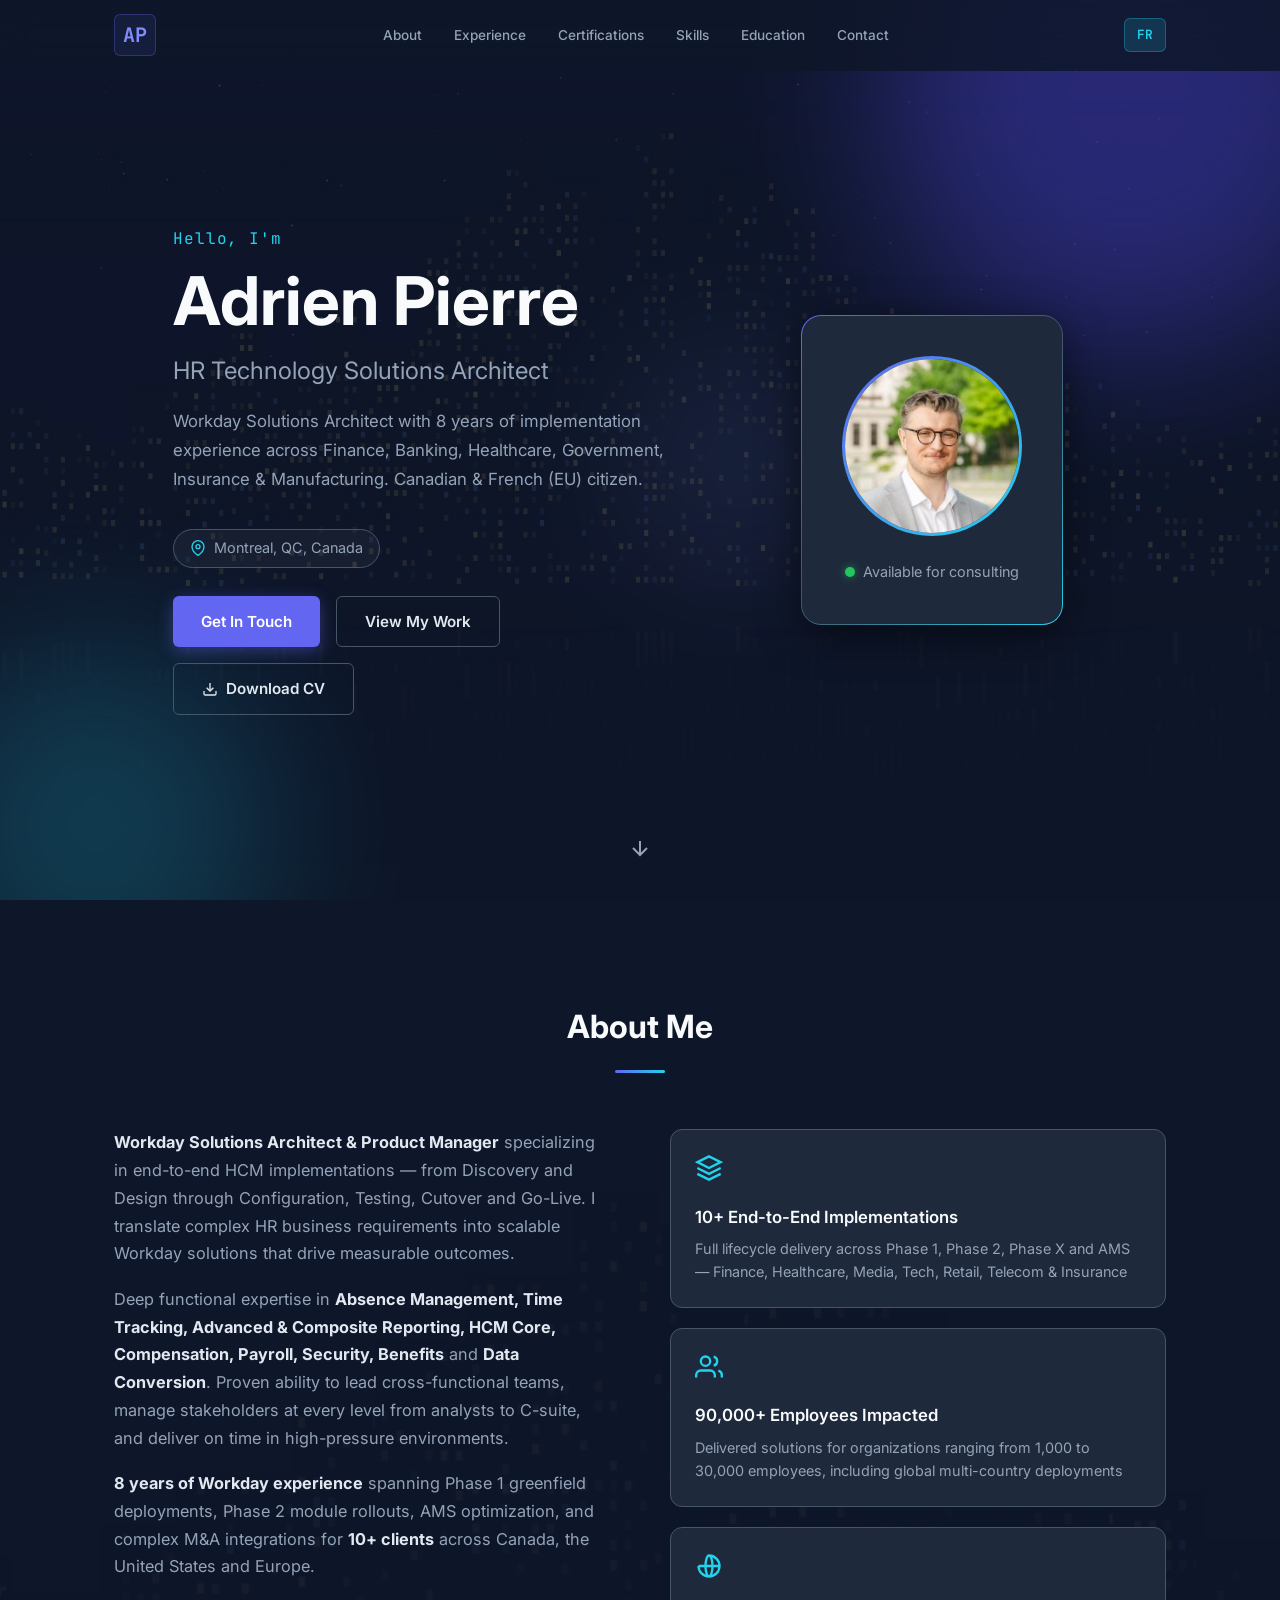
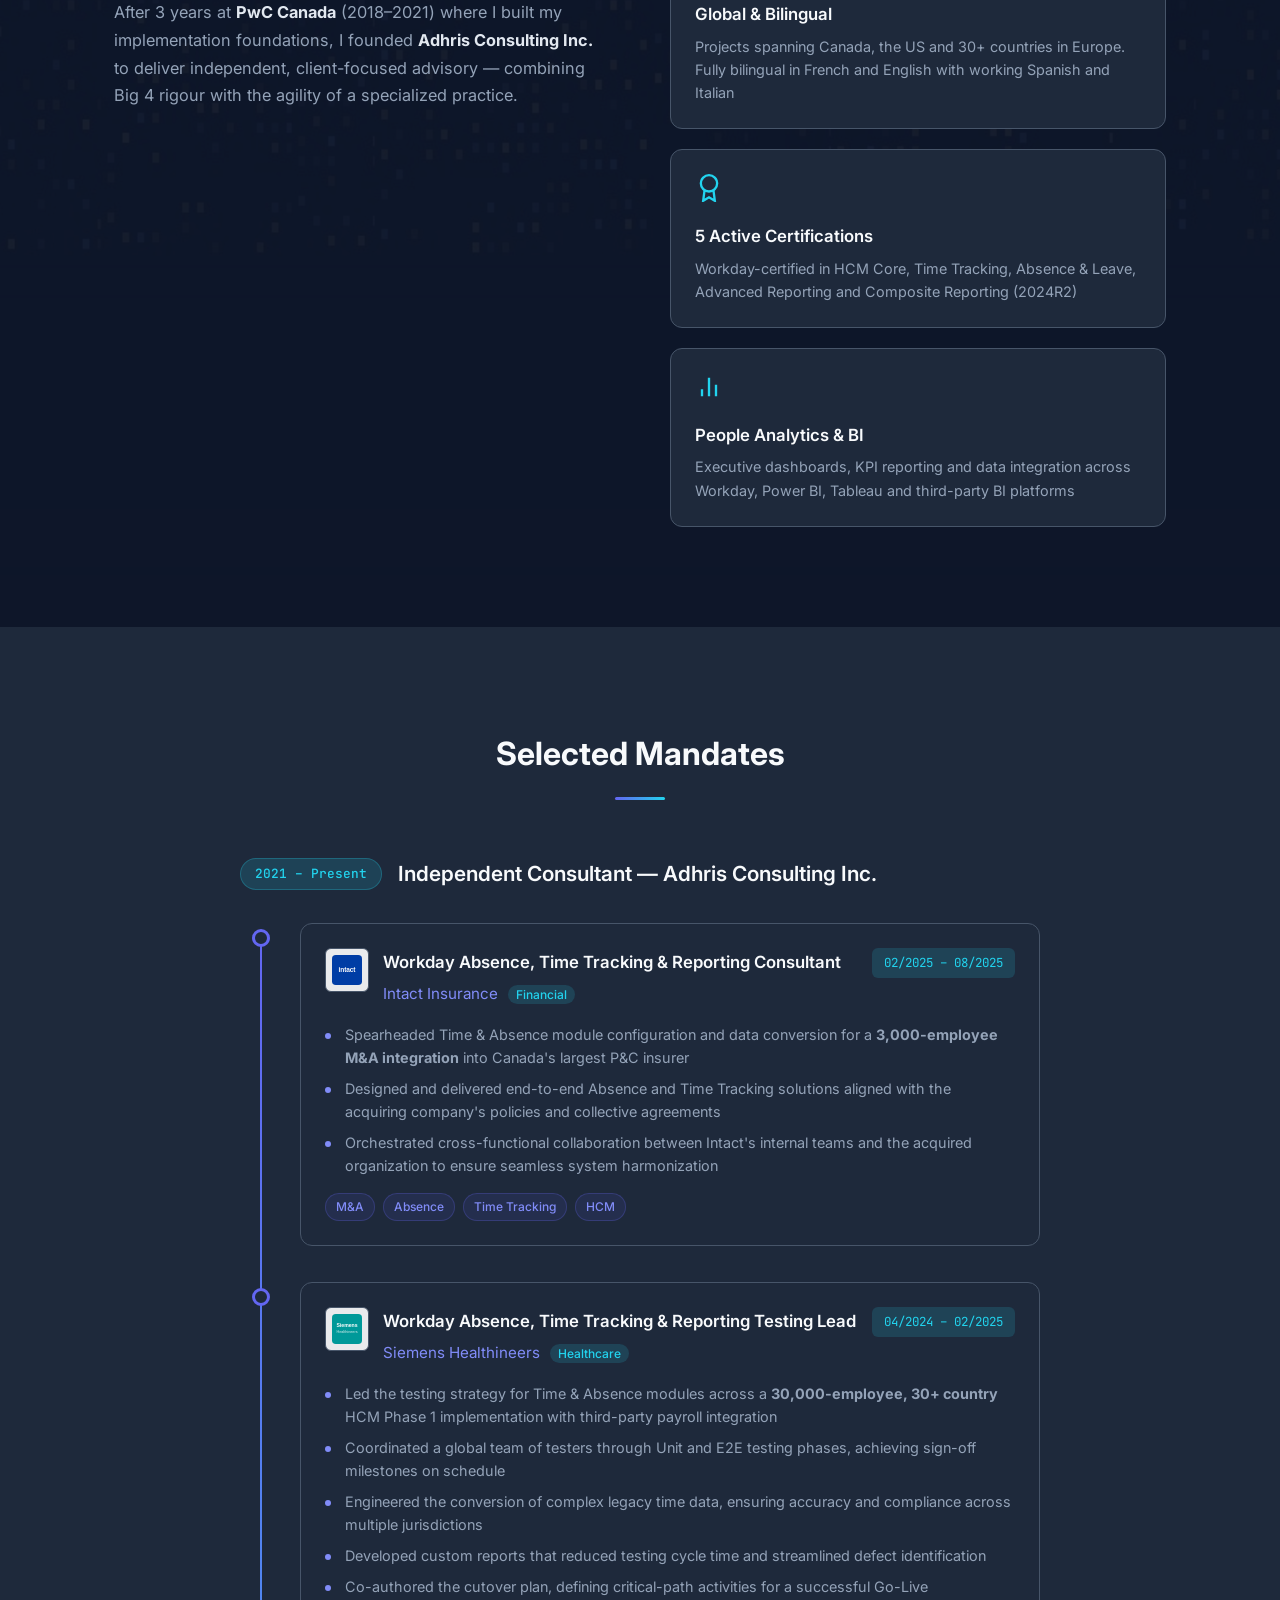
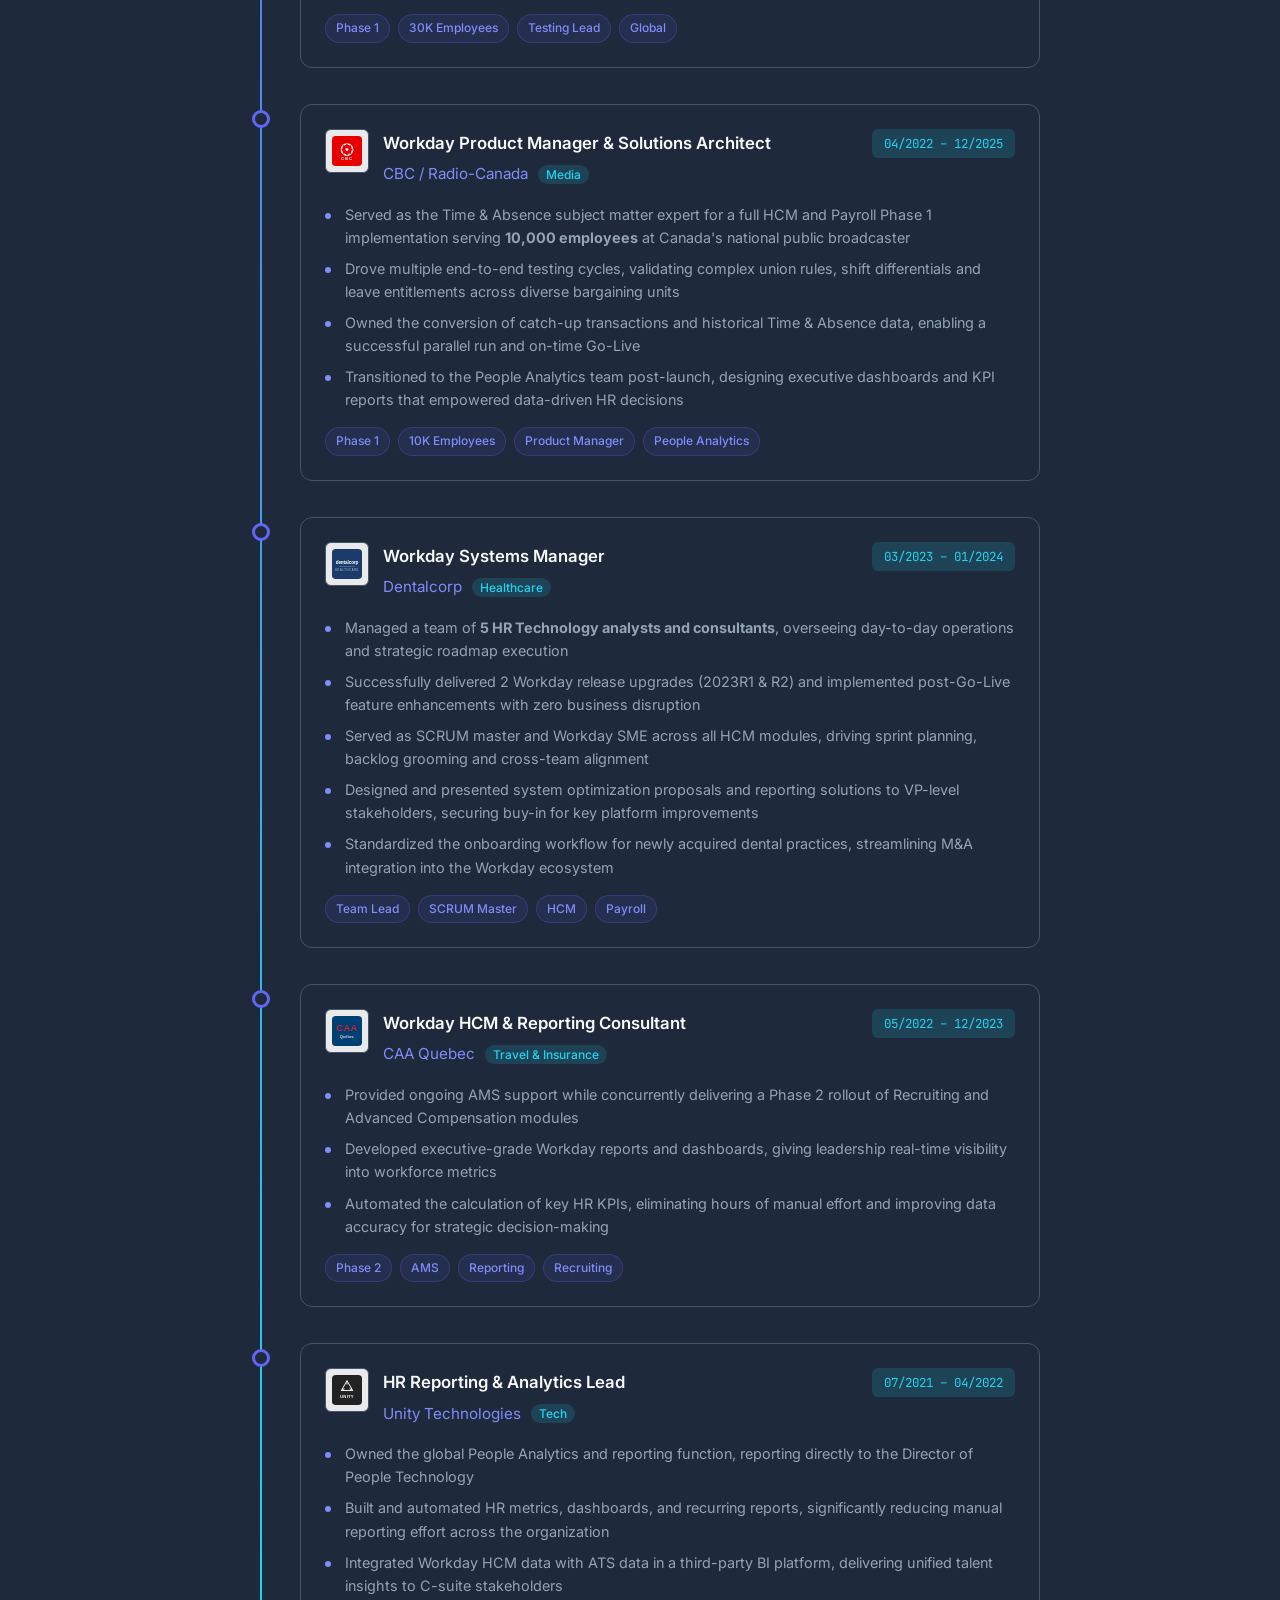
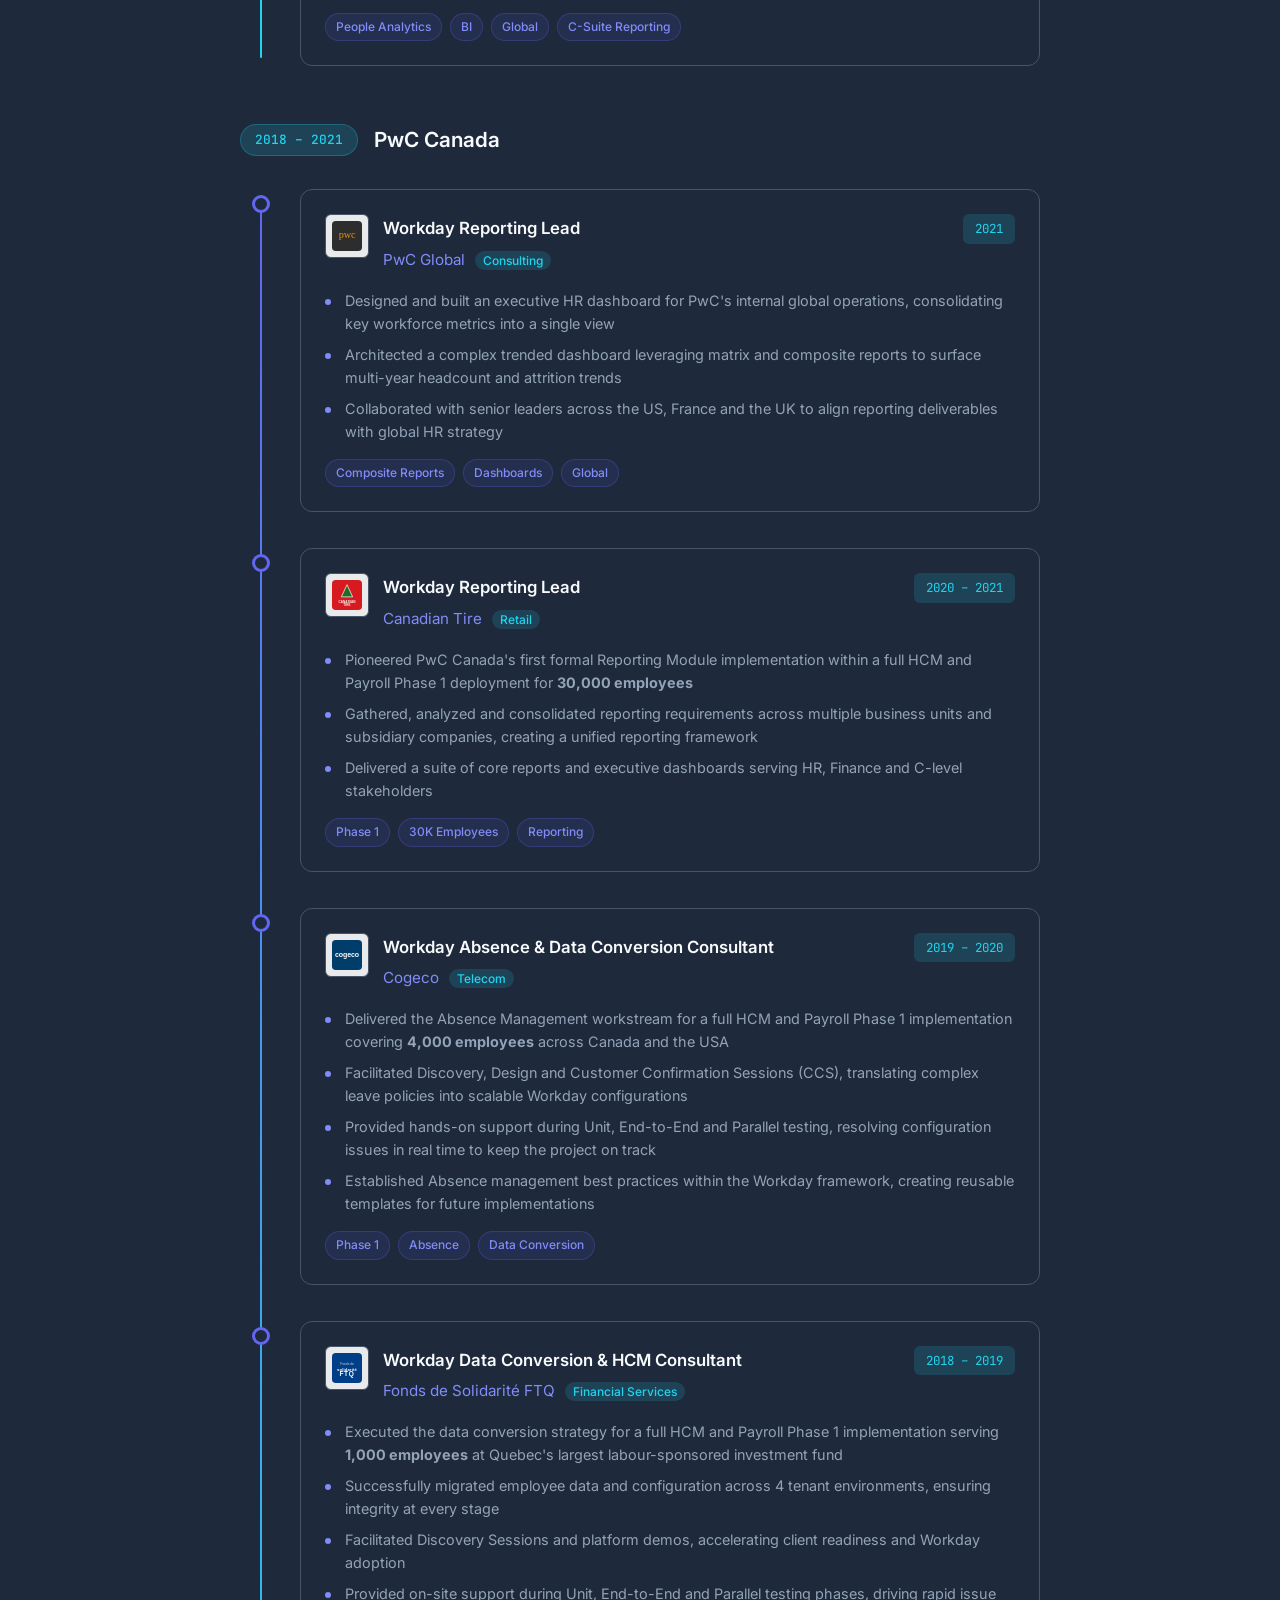
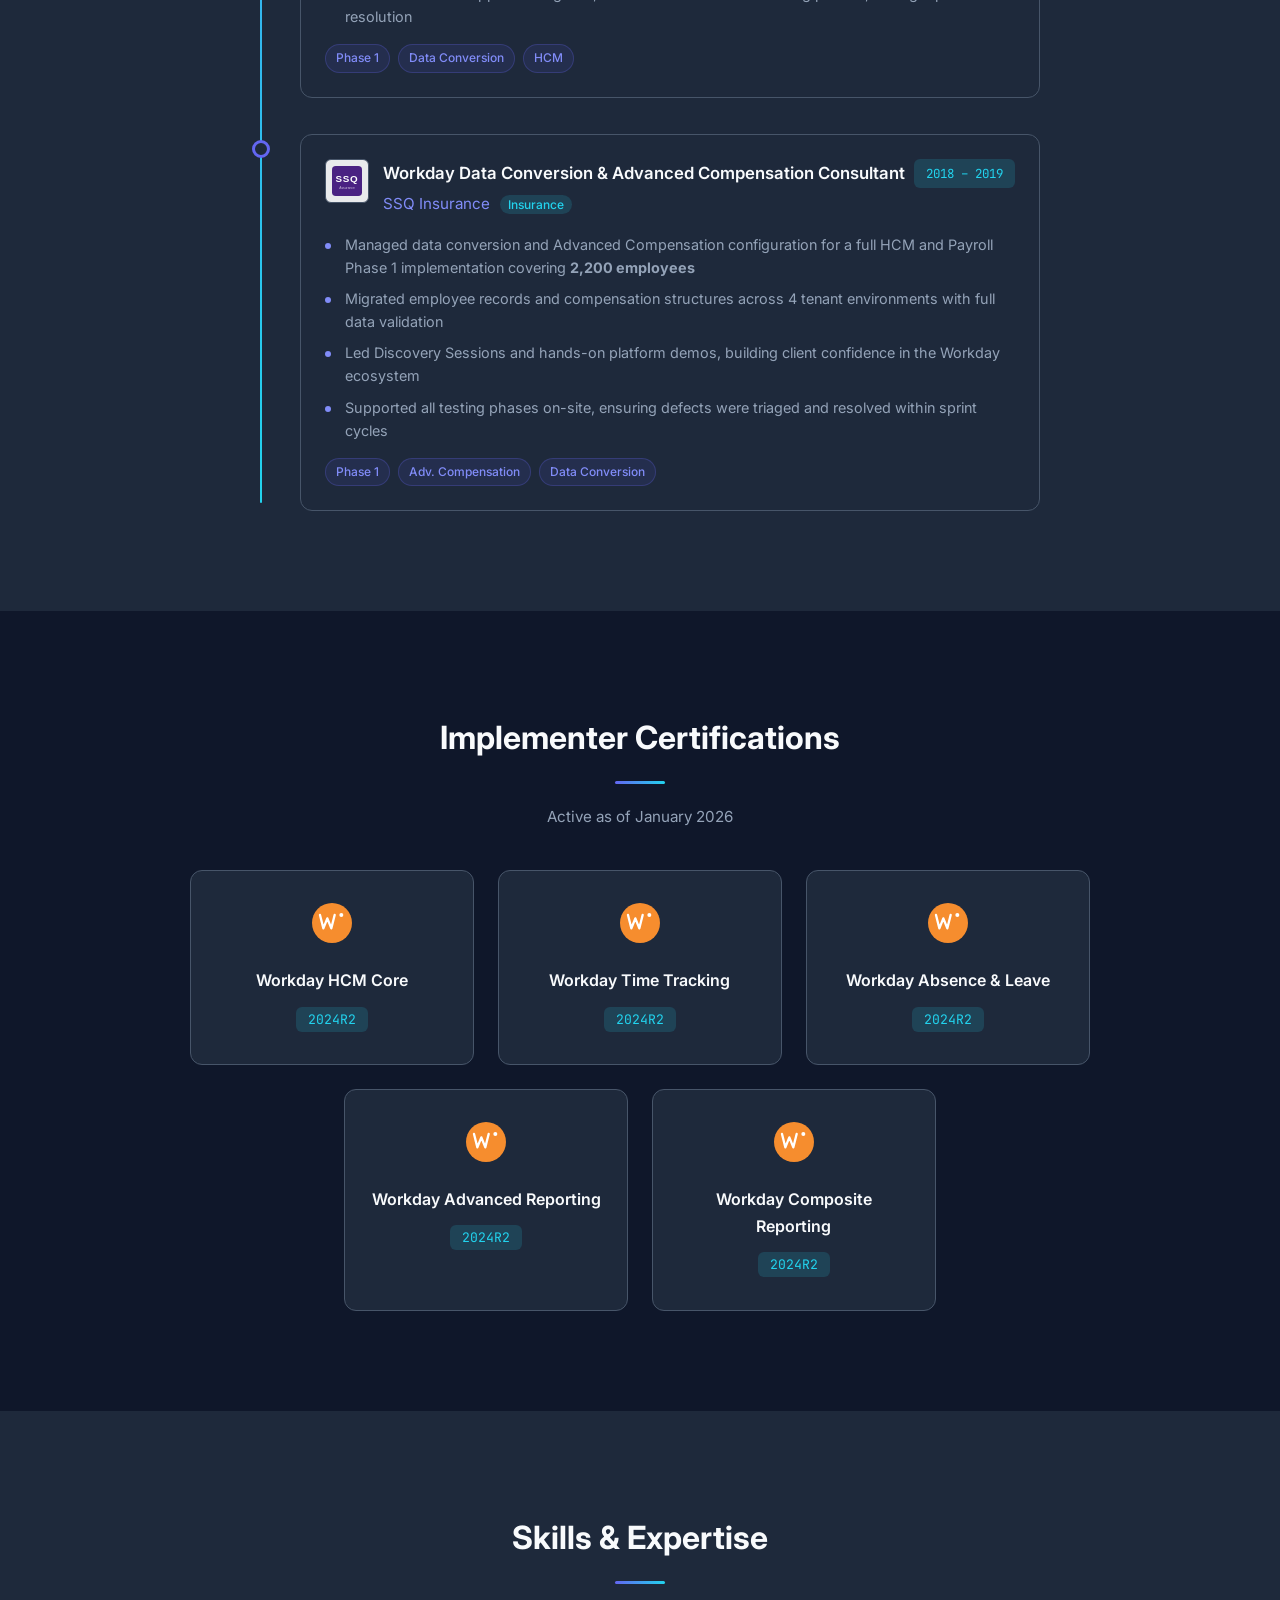
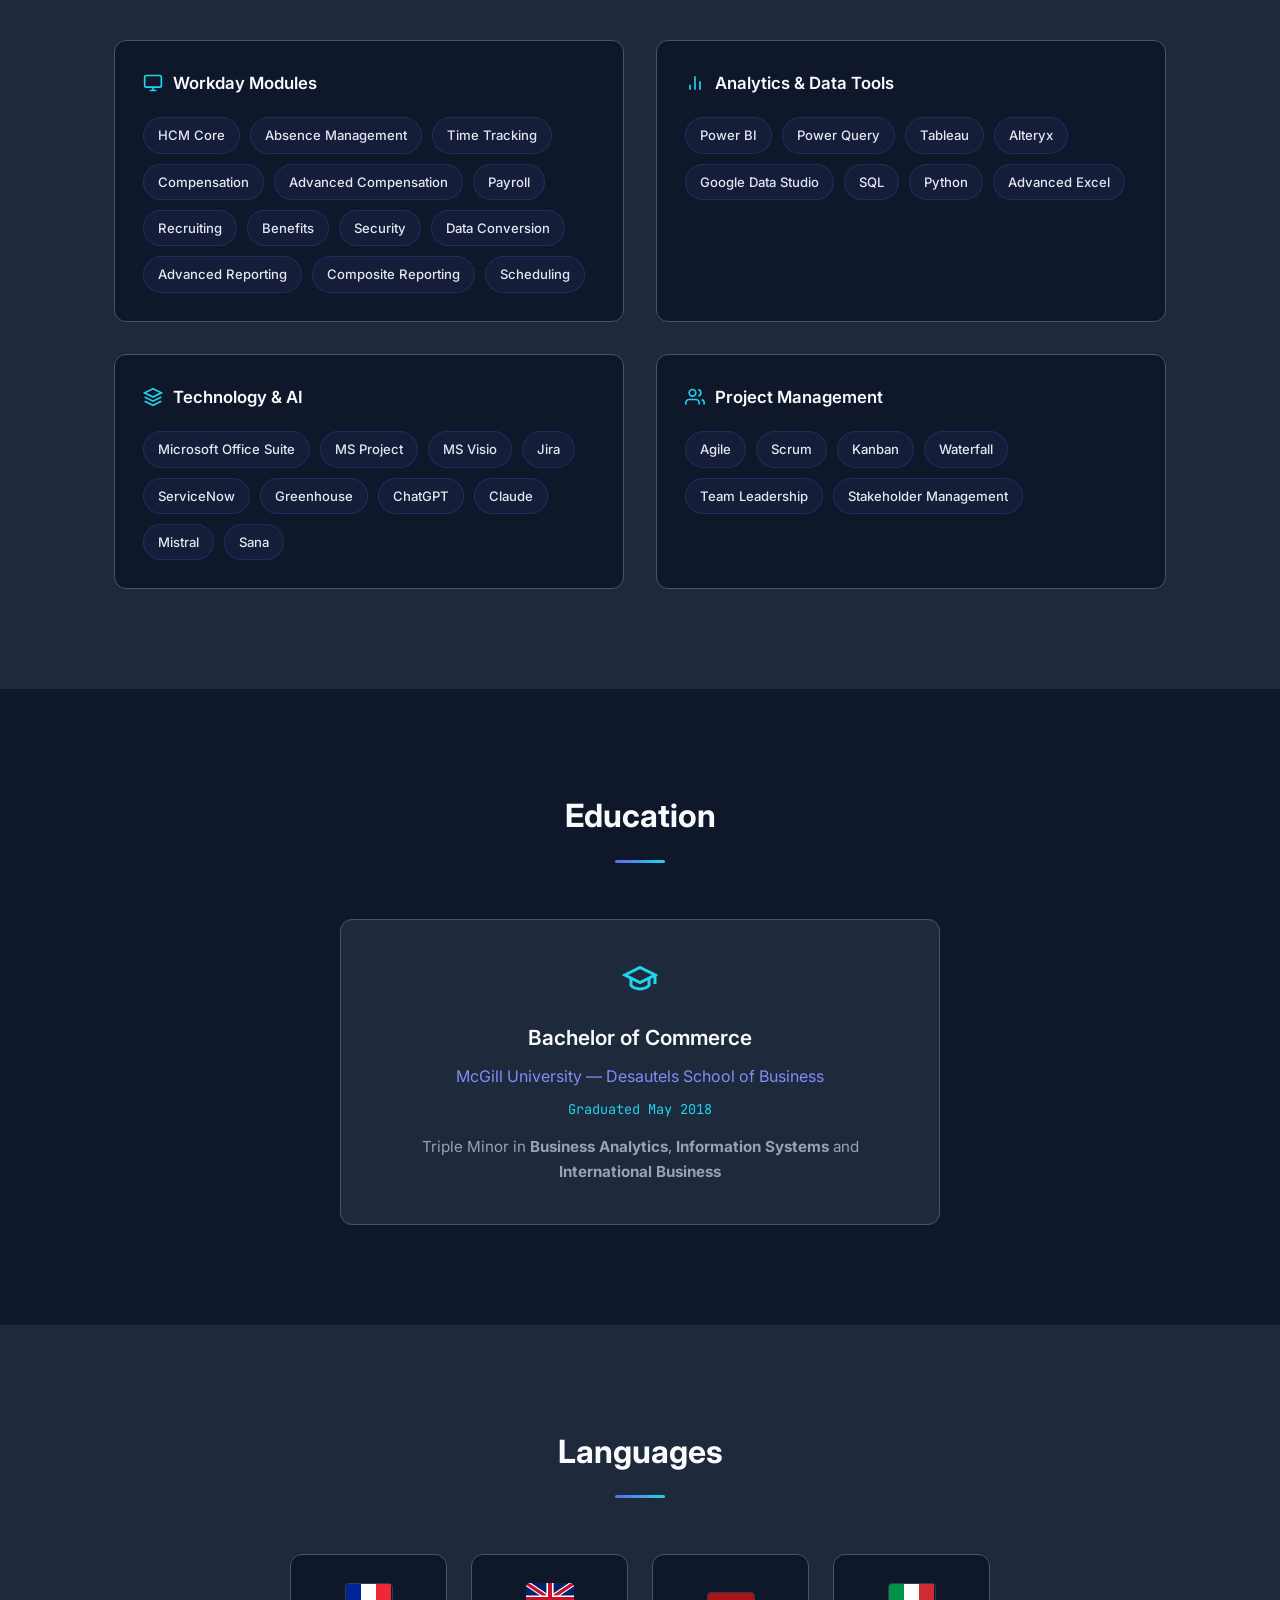
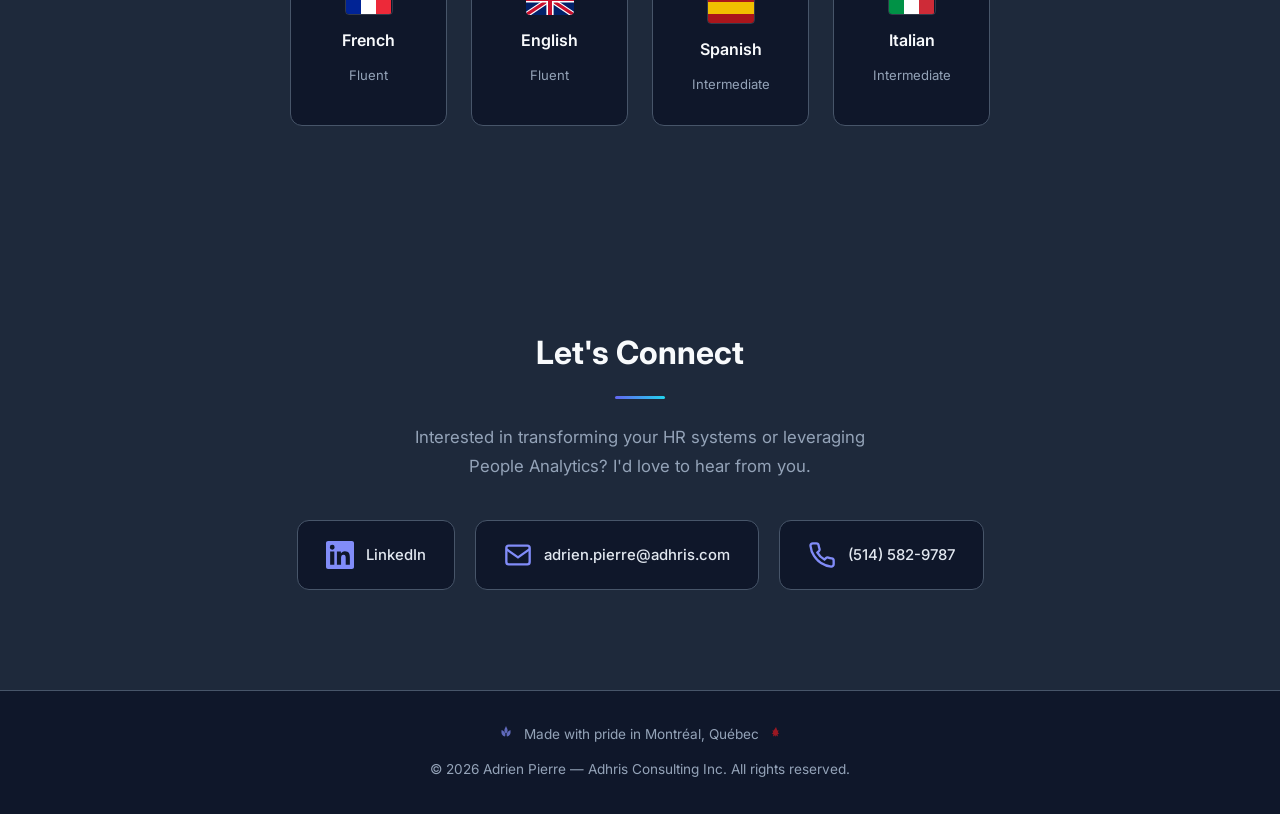
<file: index.html>
<!DOCTYPE html>
<html lang="en">
<head>
    <meta charset="UTF-8">
    <meta name="viewport" content="width=device-width, initial-scale=1.0">
    <title>Adrien Pierre | HR Technology Solutions Architect</title>
    <link rel="preconnect" href="https://fonts.googleapis.com">
    <link rel="preconnect" href="https://fonts.gstatic.com" crossorigin>
    <link href="https://fonts.googleapis.com/css2?family=Inter:wght@300;400;500;600;700&family=JetBrains+Mono:wght@400;500&display=swap" rel="stylesheet">
    <link rel="stylesheet" href="styles.css">
</head>
<body>

    <!-- Navigation -->
    <nav class="navbar" id="navbar">
        <div class="nav-container">
            <a href="#hero" class="nav-logo">AP</a>
            <ul class="nav-links">
                <li><a href="#about">About</a></li>
                <li><a href="#experience">Experience</a></li>
                <li><a href="#certifications">Certifications</a></li>
                <li><a href="#skills">Skills</a></li>
                <li><a href="#education">Education</a></li>
                <li><a href="#contact">Contact</a></li>
            </ul>
            <a href="index-fr.html" class="lang-switch" title="Version fran&ccedil;aise">FR</a>
            <button class="nav-toggle" id="nav-toggle" aria-label="Toggle navigation">
                <span></span>
                <span></span>
                <span></span>
            </button>
        </div>
    </nav>

    <!-- Hero Section -->
    <section class="hero" id="hero">
        <div class="hero-bg-image"></div>
        <div class="hero-bg-shapes">
            <div class="shape shape-1"></div>
            <div class="shape shape-2"></div>
            <div class="shape shape-3"></div>
        </div>
        <div class="container hero-content">
            <div class="hero-text">
                <p class="hero-greeting">Hello, I'm</p>
                <h1 class="hero-name">Adrien Pierre</h1>
                <h2 class="hero-title">HR Technology Solutions Architect</h2>
                <p class="hero-subtitle">Workday Solutions Architect with 8 years of implementation experience across Finance, Banking, Healthcare, Government, Insurance &amp; Manufacturing. Canadian &amp; French (EU) citizen.</p>
                <div class="hero-location">
                    <svg width="16" height="16" viewBox="0 0 24 24" fill="none" stroke="currentColor" stroke-width="2"><path d="M21 10c0 7-9 13-9 13s-9-6-9-13a9 9 0 0118 0z"/><circle cx="12" cy="10" r="3"/></svg>
                    <span>Montreal, QC, Canada</span>
                </div>
                <div class="hero-cta">
                    <a href="#contact" class="btn btn-primary">Get In Touch</a>
                    <a href="#experience" class="btn btn-outline">View My Work</a>
                    <a href="Adrien_SA_CV.docx" download class="btn btn-outline">
                        <svg width="16" height="16" viewBox="0 0 24 24" fill="none" stroke="currentColor" stroke-width="2"><path d="M21 15v4a2 2 0 01-2 2H5a2 2 0 01-2-2v-4"/><polyline points="7 10 12 15 17 10"/><line x1="12" y1="15" x2="12" y2="3"/></svg>
                        Download CV
                    </a>
                </div>
            </div>
            <div class="hero-visual">
                <div class="hero-card">
                    <img src="Adrien_Headshot.jpg" alt="Adrien Pierre" class="hero-photo">
                    <div class="hero-card-info">
                        <span class="status-dot"></span>
                        <span>Available for consulting</span>
                    </div>
                </div>
            </div>
        </div>
        <a href="#about" class="scroll-indicator" aria-label="Scroll down">
            <svg width="24" height="24" viewBox="0 0 24 24" fill="none" stroke="currentColor" stroke-width="2">
                <path d="M12 5v14M5 12l7 7 7-7"/>
            </svg>
        </a>
    </section>

    <!-- About Section -->
    <section class="section section-montreal" id="about">
        <div class="section-bg-image about-bg"></div>
        <div class="container">
            <h2 class="section-title">About Me</h2>
            <div class="about-grid">
                <div class="about-text">
                    <p><strong>Workday Solutions Architect &amp; Product Manager</strong> specializing in end-to-end HCM implementations &mdash; from Discovery and Design through Configuration, Testing, Cutover and Go-Live. I translate complex HR business requirements into scalable Workday solutions that drive measurable outcomes.</p>
                    <p>Deep functional expertise in <strong>Absence Management, Time Tracking, Advanced &amp; Composite Reporting, HCM Core, Compensation, Payroll, Security, Benefits</strong> and <strong>Data Conversion</strong>. Proven ability to lead cross-functional teams, manage stakeholders at every level from analysts to C-suite, and deliver on time in high-pressure environments.</p>
                    <p><strong>8 years of Workday experience</strong> spanning Phase 1 greenfield deployments, Phase 2 module rollouts, AMS optimization, and complex M&amp;A integrations for <strong>10+ clients</strong> across Canada, the United States and Europe.</p>
                    <p>After 3 years at <strong>PwC Canada</strong> (2018&ndash;2021) where I built my implementation foundations, I founded <strong>Adhris Consulting Inc.</strong> to deliver independent, client-focused advisory &mdash; combining Big 4 rigour with the agility of a specialized practice.</p>
                </div>
                <div class="about-highlights">
                    <div class="highlight-card">
                        <div class="highlight-icon">
                            <svg width="28" height="28" viewBox="0 0 24 24" fill="none" stroke="currentColor" stroke-width="2"><path d="M12 2L2 7l10 5 10-5-10-5zM2 17l10 5 10-5M2 12l10 5 10-5"/></svg>
                        </div>
                        <h3>10+ End-to-End Implementations</h3>
                        <p>Full lifecycle delivery across Phase 1, Phase 2, Phase X and AMS &mdash; Finance, Healthcare, Media, Tech, Retail, Telecom &amp; Insurance</p>
                    </div>
                    <div class="highlight-card">
                        <div class="highlight-icon">
                            <svg width="28" height="28" viewBox="0 0 24 24" fill="none" stroke="currentColor" stroke-width="2"><path d="M17 21v-2a4 4 0 00-4-4H5a4 4 0 00-4 4v2"/><circle cx="9" cy="7" r="4"/><path d="M23 21v-2a4 4 0 00-3-3.87M16 3.13a4 4 0 010 7.75"/></svg>
                        </div>
                        <h3>90,000+ Employees Impacted</h3>
                        <p>Delivered solutions for organizations ranging from 1,000 to 30,000 employees, including global multi-country deployments</p>
                    </div>
                    <div class="highlight-card">
                        <div class="highlight-icon">
                            <svg width="28" height="28" viewBox="0 0 24 24" fill="none" stroke="currentColor" stroke-width="2"><path d="M21 12a9 9 0 01-9 9m9-9a9 9 0 00-9-9m9 9H3m9 9a9 9 0 01-9-9m9 9c1.66 0 3-4.03 3-9s-1.34-9-3-9m0 18c-1.66 0-3-4.03-3-9s1.34-9 3-9"/></svg>
                        </div>
                        <h3>Global &amp; Bilingual</h3>
                        <p>Projects spanning Canada, the US and 30+ countries in Europe. Fully bilingual in French and English with working Spanish and Italian</p>
                    </div>
                    <div class="highlight-card">
                        <div class="highlight-icon">
                            <svg width="28" height="28" viewBox="0 0 24 24" fill="none" stroke="currentColor" stroke-width="2"><circle cx="12" cy="8" r="7"/><polyline points="8.21 13.89 7 23 12 20 17 23 15.79 13.88"/></svg>
                        </div>
                        <h3>5 Active Certifications</h3>
                        <p>Workday-certified in HCM Core, Time Tracking, Absence &amp; Leave, Advanced Reporting and Composite Reporting (2024R2)</p>
                    </div>
                    <div class="highlight-card">
                        <div class="highlight-icon">
                            <svg width="28" height="28" viewBox="0 0 24 24" fill="none" stroke="currentColor" stroke-width="2"><path d="M18 20V10M12 20V4M6 20v-6"/></svg>
                        </div>
                        <h3>People Analytics &amp; BI</h3>
                        <p>Executive dashboards, KPI reporting and data integration across Workday, Power BI, Tableau and third-party BI platforms</p>
                    </div>
                </div>
            </div>
        </div>
    </section>

    <!-- Experience Section -->
    <section class="section section-alt" id="experience">
        <div class="container">
            <h2 class="section-title">Selected Mandates</h2>

            <!-- Independent Consulting -->
            <h3 class="experience-era">
                <span class="era-badge">2021 &ndash; Present</span>
                Independent Consultant &mdash; Adhris Consulting Inc.
            </h3>
            <div class="timeline">

                <div class="timeline-item">
                    <div class="timeline-marker"></div>
                    <div class="timeline-content">
                        <div class="timeline-header">
                            <div class="timeline-header-left">
                                <img src="images/logos/intact.svg" alt="Intact Insurance" class="company-logo">
                                <div>
                                    <h3 class="timeline-role">Workday Absence, Time Tracking &amp; Reporting Consultant</h3>
                                    <p class="timeline-company">Intact Insurance <span class="industry-tag">Financial</span></p>
                                </div>
                            </div>
                            <span class="timeline-date">02/2025 &ndash; 08/2025</span>
                        </div>
                        <ul class="timeline-details">
                            <li>Spearheaded Time &amp; Absence module configuration and data conversion for a <strong>3,000-employee M&amp;A integration</strong> into Canada's largest P&amp;C insurer</li>
                            <li>Designed and delivered end-to-end Absence and Time Tracking solutions aligned with the acquiring company's policies and collective agreements</li>
                            <li>Orchestrated cross-functional collaboration between Intact's internal teams and the acquired organization to ensure seamless system harmonization</li>
                        </ul>
                        <div class="timeline-tags">
                            <span class="tag">M&amp;A</span>
                            <span class="tag">Absence</span>
                            <span class="tag">Time Tracking</span>
                            <span class="tag">HCM</span>
                        </div>
                    </div>
                </div>

                <div class="timeline-item">
                    <div class="timeline-marker"></div>
                    <div class="timeline-content">
                        <div class="timeline-header">
                            <div class="timeline-header-left">
                                <img src="images/logos/siemens-healthineers.svg" alt="Siemens Healthineers" class="company-logo">
                                <div>
                                    <h3 class="timeline-role">Workday Absence, Time Tracking &amp; Reporting Testing Lead</h3>
                                    <p class="timeline-company">Siemens Healthineers <span class="industry-tag">Healthcare</span></p>
                                </div>
                            </div>
                            <span class="timeline-date">04/2024 &ndash; 02/2025</span>
                        </div>
                        <ul class="timeline-details">
                            <li>Led the testing strategy for Time &amp; Absence modules across a <strong>30,000-employee, 30+ country</strong> HCM Phase 1 implementation with third-party payroll integration</li>
                            <li>Coordinated a global team of testers through Unit and E2E testing phases, achieving sign-off milestones on schedule</li>
                            <li>Engineered the conversion of complex legacy time data, ensuring accuracy and compliance across multiple jurisdictions</li>
                            <li>Developed custom reports that reduced testing cycle time and streamlined defect identification</li>
                            <li>Co-authored the cutover plan, defining critical-path activities for a successful Go-Live</li>
                        </ul>
                        <div class="timeline-tags">
                            <span class="tag">Phase 1</span>
                            <span class="tag">30K Employees</span>
                            <span class="tag">Testing Lead</span>
                            <span class="tag">Global</span>
                        </div>
                    </div>
                </div>

                <div class="timeline-item">
                    <div class="timeline-marker"></div>
                    <div class="timeline-content">
                        <div class="timeline-header">
                            <div class="timeline-header-left">
                                <img src="images/logos/cbc.svg" alt="CBC / Radio-Canada" class="company-logo">
                                <div>
                                    <h3 class="timeline-role">Workday Product Manager &amp; Solutions Architect</h3>
                                    <p class="timeline-company">CBC / Radio-Canada <span class="industry-tag">Media</span></p>
                                </div>
                            </div>
                            <span class="timeline-date">04/2022 &ndash; 12/2025</span>
                        </div>
                        <ul class="timeline-details">
                            <li>Served as the Time &amp; Absence subject matter expert for a full HCM and Payroll Phase 1 implementation serving <strong>10,000 employees</strong> at Canada's national public broadcaster</li>
                            <li>Drove multiple end-to-end testing cycles, validating complex union rules, shift differentials and leave entitlements across diverse bargaining units</li>
                            <li>Owned the conversion of catch-up transactions and historical Time &amp; Absence data, enabling a successful parallel run and on-time Go-Live</li>
                            <li>Transitioned to the People Analytics team post-launch, designing executive dashboards and KPI reports that empowered data-driven HR decisions</li>
                        </ul>
                        <div class="timeline-tags">
                            <span class="tag">Phase 1</span>
                            <span class="tag">10K Employees</span>
                            <span class="tag">Product Manager</span>
                            <span class="tag">People Analytics</span>
                        </div>
                    </div>
                </div>

                <div class="timeline-item">
                    <div class="timeline-marker"></div>
                    <div class="timeline-content">
                        <div class="timeline-header">
                            <div class="timeline-header-left">
                                <img src="images/logos/dentalcorp.svg" alt="Dentalcorp" class="company-logo">
                                <div>
                                    <h3 class="timeline-role">Workday Systems Manager</h3>
                                    <p class="timeline-company">Dentalcorp <span class="industry-tag">Healthcare</span></p>
                                </div>
                            </div>
                            <span class="timeline-date">03/2023 &ndash; 01/2024</span>
                        </div>
                        <ul class="timeline-details">
                            <li>Managed a team of <strong>5 HR Technology analysts and consultants</strong>, overseeing day-to-day operations and strategic roadmap execution</li>
                            <li>Successfully delivered 2 Workday release upgrades (2023R1 &amp; R2) and implemented post-Go-Live feature enhancements with zero business disruption</li>
                            <li>Served as SCRUM master and Workday SME across all HCM modules, driving sprint planning, backlog grooming and cross-team alignment</li>
                            <li>Designed and presented system optimization proposals and reporting solutions to VP-level stakeholders, securing buy-in for key platform improvements</li>
                            <li>Standardized the onboarding workflow for newly acquired dental practices, streamlining M&amp;A integration into the Workday ecosystem</li>
                        </ul>
                        <div class="timeline-tags">
                            <span class="tag">Team Lead</span>
                            <span class="tag">SCRUM Master</span>
                            <span class="tag">HCM</span>
                            <span class="tag">Payroll</span>
                        </div>
                    </div>
                </div>

                <div class="timeline-item">
                    <div class="timeline-marker"></div>
                    <div class="timeline-content">
                        <div class="timeline-header">
                            <div class="timeline-header-left">
                                <img src="images/logos/caaquebec.svg" alt="CAA Quebec" class="company-logo">
                                <div>
                                    <h3 class="timeline-role">Workday HCM &amp; Reporting Consultant</h3>
                                    <p class="timeline-company">CAA Quebec <span class="industry-tag">Travel &amp; Insurance</span></p>
                                </div>
                            </div>
                            <span class="timeline-date">05/2022 &ndash; 12/2023</span>
                        </div>
                        <ul class="timeline-details">
                            <li>Provided ongoing AMS support while concurrently delivering a Phase 2 rollout of Recruiting and Advanced Compensation modules</li>
                            <li>Developed executive-grade Workday reports and dashboards, giving leadership real-time visibility into workforce metrics</li>
                            <li>Automated the calculation of key HR KPIs, eliminating hours of manual effort and improving data accuracy for strategic decision-making</li>
                        </ul>
                        <div class="timeline-tags">
                            <span class="tag">Phase 2</span>
                            <span class="tag">AMS</span>
                            <span class="tag">Reporting</span>
                            <span class="tag">Recruiting</span>
                        </div>
                    </div>
                </div>

                <div class="timeline-item">
                    <div class="timeline-marker"></div>
                    <div class="timeline-content">
                        <div class="timeline-header">
                            <div class="timeline-header-left">
                                <img src="images/logos/unity.svg" alt="Unity Technologies" class="company-logo">
                                <div>
                                    <h3 class="timeline-role">HR Reporting &amp; Analytics Lead</h3>
                                    <p class="timeline-company">Unity Technologies <span class="industry-tag">Tech</span></p>
                                </div>
                            </div>
                            <span class="timeline-date">07/2021 &ndash; 04/2022</span>
                        </div>
                        <ul class="timeline-details">
                            <li>Owned the global People Analytics and reporting function, reporting directly to the Director of People Technology</li>
                            <li>Built and automated HR metrics, dashboards, and recurring reports, significantly reducing manual reporting effort across the organization</li>
                            <li>Integrated Workday HCM data with ATS data in a third-party BI platform, delivering unified talent insights to C-suite stakeholders</li>
                        </ul>
                        <div class="timeline-tags">
                            <span class="tag">People Analytics</span>
                            <span class="tag">BI</span>
                            <span class="tag">Global</span>
                            <span class="tag">C-Suite Reporting</span>
                        </div>
                    </div>
                </div>
            </div>

            <!-- PwC Era -->
            <h3 class="experience-era">
                <span class="era-badge">2018 &ndash; 2021</span>
                PwC Canada
            </h3>
            <div class="timeline">

                <div class="timeline-item">
                    <div class="timeline-marker"></div>
                    <div class="timeline-content">
                        <div class="timeline-header">
                            <div class="timeline-header-left">
                                <img src="images/logos/pwc.svg" alt="PwC" class="company-logo">
                                <div>
                                    <h3 class="timeline-role">Workday Reporting Lead</h3>
                                    <p class="timeline-company">PwC Global <span class="industry-tag">Consulting</span></p>
                                </div>
                            </div>
                            <span class="timeline-date">2021</span>
                        </div>
                        <ul class="timeline-details">
                            <li>Designed and built an executive HR dashboard for PwC's internal global operations, consolidating key workforce metrics into a single view</li>
                            <li>Architected a complex trended dashboard leveraging matrix and composite reports to surface multi-year headcount and attrition trends</li>
                            <li>Collaborated with senior leaders across the US, France and the UK to align reporting deliverables with global HR strategy</li>
                        </ul>
                        <div class="timeline-tags">
                            <span class="tag">Composite Reports</span>
                            <span class="tag">Dashboards</span>
                            <span class="tag">Global</span>
                        </div>
                    </div>
                </div>

                <div class="timeline-item">
                    <div class="timeline-marker"></div>
                    <div class="timeline-content">
                        <div class="timeline-header">
                            <div class="timeline-header-left">
                                <img src="images/logos/canadiantire.svg" alt="Canadian Tire" class="company-logo">
                                <div>
                                    <h3 class="timeline-role">Workday Reporting Lead</h3>
                                    <p class="timeline-company">Canadian Tire <span class="industry-tag">Retail</span></p>
                                </div>
                            </div>
                            <span class="timeline-date">2020 &ndash; 2021</span>
                        </div>
                        <ul class="timeline-details">
                            <li>Pioneered PwC Canada's first formal Reporting Module implementation within a full HCM and Payroll Phase 1 deployment for <strong>30,000 employees</strong></li>
                            <li>Gathered, analyzed and consolidated reporting requirements across multiple business units and subsidiary companies, creating a unified reporting framework</li>
                            <li>Delivered a suite of core reports and executive dashboards serving HR, Finance and C-level stakeholders</li>
                        </ul>
                        <div class="timeline-tags">
                            <span class="tag">Phase 1</span>
                            <span class="tag">30K Employees</span>
                            <span class="tag">Reporting</span>
                        </div>
                    </div>
                </div>

                <div class="timeline-item">
                    <div class="timeline-marker"></div>
                    <div class="timeline-content">
                        <div class="timeline-header">
                            <div class="timeline-header-left">
                                <img src="images/logos/cogeco.svg" alt="Cogeco" class="company-logo">
                                <div>
                                    <h3 class="timeline-role">Workday Absence &amp; Data Conversion Consultant</h3>
                                    <p class="timeline-company">Cogeco <span class="industry-tag">Telecom</span></p>
                                </div>
                            </div>
                            <span class="timeline-date">2019 &ndash; 2020</span>
                        </div>
                        <ul class="timeline-details">
                            <li>Delivered the Absence Management workstream for a full HCM and Payroll Phase 1 implementation covering <strong>4,000 employees</strong> across Canada and the USA</li>
                            <li>Facilitated Discovery, Design and Customer Confirmation Sessions (CCS), translating complex leave policies into scalable Workday configurations</li>
                            <li>Provided hands-on support during Unit, End-to-End and Parallel testing, resolving configuration issues in real time to keep the project on track</li>
                            <li>Established Absence management best practices within the Workday framework, creating reusable templates for future implementations</li>
                        </ul>
                        <div class="timeline-tags">
                            <span class="tag">Phase 1</span>
                            <span class="tag">Absence</span>
                            <span class="tag">Data Conversion</span>
                        </div>
                    </div>
                </div>

                <div class="timeline-item">
                    <div class="timeline-marker"></div>
                    <div class="timeline-content">
                        <div class="timeline-header">
                            <div class="timeline-header-left">
                                <img src="images/logos/fondsftq.svg" alt="Fonds de Solidarit&eacute; FTQ" class="company-logo">
                                <div>
                                    <h3 class="timeline-role">Workday Data Conversion &amp; HCM Consultant</h3>
                                    <p class="timeline-company">Fonds de Solidarit&eacute; FTQ <span class="industry-tag">Financial Services</span></p>
                                </div>
                            </div>
                            <span class="timeline-date">2018 &ndash; 2019</span>
                        </div>
                        <ul class="timeline-details">
                            <li>Executed the data conversion strategy for a full HCM and Payroll Phase 1 implementation serving <strong>1,000 employees</strong> at Quebec's largest labour-sponsored investment fund</li>
                            <li>Successfully migrated employee data and configuration across 4 tenant environments, ensuring integrity at every stage</li>
                            <li>Facilitated Discovery Sessions and platform demos, accelerating client readiness and Workday adoption</li>
                            <li>Provided on-site support during Unit, End-to-End and Parallel testing phases, driving rapid issue resolution</li>
                        </ul>
                        <div class="timeline-tags">
                            <span class="tag">Phase 1</span>
                            <span class="tag">Data Conversion</span>
                            <span class="tag">HCM</span>
                        </div>
                    </div>
                </div>

                <div class="timeline-item">
                    <div class="timeline-marker"></div>
                    <div class="timeline-content">
                        <div class="timeline-header">
                            <div class="timeline-header-left">
                                <img src="images/logos/ssq.svg" alt="SSQ Insurance" class="company-logo">
                                <div>
                                    <h3 class="timeline-role">Workday Data Conversion &amp; Advanced Compensation Consultant</h3>
                                    <p class="timeline-company">SSQ Insurance <span class="industry-tag">Insurance</span></p>
                                </div>
                            </div>
                            <span class="timeline-date">2018 &ndash; 2019</span>
                        </div>
                        <ul class="timeline-details">
                            <li>Managed data conversion and Advanced Compensation configuration for a full HCM and Payroll Phase 1 implementation covering <strong>2,200 employees</strong></li>
                            <li>Migrated employee records and compensation structures across 4 tenant environments with full data validation</li>
                            <li>Led Discovery Sessions and hands-on platform demos, building client confidence in the Workday ecosystem</li>
                            <li>Supported all testing phases on-site, ensuring defects were triaged and resolved within sprint cycles</li>
                        </ul>
                        <div class="timeline-tags">
                            <span class="tag">Phase 1</span>
                            <span class="tag">Adv. Compensation</span>
                            <span class="tag">Data Conversion</span>
                        </div>
                    </div>
                </div>

            </div>
        </div>
    </section>

    <!-- Certifications Section -->
    <section class="section" id="certifications">
        <div class="container">
            <h2 class="section-title">Implementer Certifications</h2>
            <p class="section-subtitle">Active as of January 2026</p>
            <div class="cert-grid">
                <div class="cert-card">
                    <div class="cert-icon">
                        <svg class="workday-w" width="40" height="40" viewBox="0 0 60 60"><circle cx="30" cy="30" r="30" fill="#F68D2E"/><path d="M12 18l5 20 6-15 6 15 5-20" fill="none" stroke="#fff" stroke-width="3.5" stroke-linecap="round" stroke-linejoin="round"/><circle cx="44" cy="18" r="3" fill="#fff"/></svg>
                    </div>
                    <h3>Workday HCM Core</h3>
                    <span class="cert-version">2024R2</span>
                </div>
                <div class="cert-card">
                    <div class="cert-icon">
                        <svg class="workday-w" width="40" height="40" viewBox="0 0 60 60"><circle cx="30" cy="30" r="30" fill="#F68D2E"/><path d="M12 18l5 20 6-15 6 15 5-20" fill="none" stroke="#fff" stroke-width="3.5" stroke-linecap="round" stroke-linejoin="round"/><circle cx="44" cy="18" r="3" fill="#fff"/></svg>
                    </div>
                    <h3>Workday Time Tracking</h3>
                    <span class="cert-version">2024R2</span>
                </div>
                <div class="cert-card">
                    <div class="cert-icon">
                        <svg class="workday-w" width="40" height="40" viewBox="0 0 60 60"><circle cx="30" cy="30" r="30" fill="#F68D2E"/><path d="M12 18l5 20 6-15 6 15 5-20" fill="none" stroke="#fff" stroke-width="3.5" stroke-linecap="round" stroke-linejoin="round"/><circle cx="44" cy="18" r="3" fill="#fff"/></svg>
                    </div>
                    <h3>Workday Absence &amp; Leave</h3>
                    <span class="cert-version">2024R2</span>
                </div>
                <div class="cert-card">
                    <div class="cert-icon">
                        <svg class="workday-w" width="40" height="40" viewBox="0 0 60 60"><circle cx="30" cy="30" r="30" fill="#F68D2E"/><path d="M12 18l5 20 6-15 6 15 5-20" fill="none" stroke="#fff" stroke-width="3.5" stroke-linecap="round" stroke-linejoin="round"/><circle cx="44" cy="18" r="3" fill="#fff"/></svg>
                    </div>
                    <h3>Workday Advanced Reporting</h3>
                    <span class="cert-version">2024R2</span>
                </div>
                <div class="cert-card">
                    <div class="cert-icon">
                        <svg class="workday-w" width="40" height="40" viewBox="0 0 60 60"><circle cx="30" cy="30" r="30" fill="#F68D2E"/><path d="M12 18l5 20 6-15 6 15 5-20" fill="none" stroke="#fff" stroke-width="3.5" stroke-linecap="round" stroke-linejoin="round"/><circle cx="44" cy="18" r="3" fill="#fff"/></svg>
                    </div>
                    <h3>Workday Composite Reporting</h3>
                    <span class="cert-version">2024R2</span>
                </div>
            </div>
        </div>
    </section>

    <!-- Skills Section -->
    <section class="section section-alt" id="skills">
        <div class="container">
            <h2 class="section-title">Skills &amp; Expertise</h2>
            <div class="skills-grid">
                <div class="skill-category">
                    <h3 class="skill-category-title">
                        <svg width="20" height="20" viewBox="0 0 24 24" fill="none" stroke="currentColor" stroke-width="2"><rect x="2" y="3" width="20" height="14" rx="2"/><path d="M8 21h8M12 17v4"/></svg>
                        Workday Modules
                    </h3>
                    <div class="skill-tags">
                        <span class="skill-tag">HCM Core</span>
                        <span class="skill-tag">Absence Management</span>
                        <span class="skill-tag">Time Tracking</span>
                        <span class="skill-tag">Compensation</span>
                        <span class="skill-tag">Advanced Compensation</span>
                        <span class="skill-tag">Payroll</span>
                        <span class="skill-tag">Recruiting</span>
                        <span class="skill-tag">Benefits</span>
                        <span class="skill-tag">Security</span>
                        <span class="skill-tag">Data Conversion</span>
                        <span class="skill-tag">Advanced Reporting</span>
                        <span class="skill-tag">Composite Reporting</span>
                        <span class="skill-tag">Scheduling</span>
                    </div>
                </div>

                <div class="skill-category">
                    <h3 class="skill-category-title">
                        <svg width="20" height="20" viewBox="0 0 24 24" fill="none" stroke="currentColor" stroke-width="2"><path d="M18 20V10M12 20V4M6 20v-6"/></svg>
                        Analytics &amp; Data Tools
                    </h3>
                    <div class="skill-tags">
                        <span class="skill-tag">Power BI</span>
                        <span class="skill-tag">Power Query</span>
                        <span class="skill-tag">Tableau</span>
                        <span class="skill-tag">Alteryx</span>
                        <span class="skill-tag">Google Data Studio</span>
                        <span class="skill-tag">SQL</span>
                        <span class="skill-tag">Python</span>
                        <span class="skill-tag">Advanced Excel</span>
                    </div>
                </div>

                <div class="skill-category">
                    <h3 class="skill-category-title">
                        <svg width="20" height="20" viewBox="0 0 24 24" fill="none" stroke="currentColor" stroke-width="2"><path d="M12 2L2 7l10 5 10-5-10-5zM2 17l10 5 10-5M2 12l10 5 10-5"/></svg>
                        Technology &amp; AI
                    </h3>
                    <div class="skill-tags">
                        <span class="skill-tag">Microsoft Office Suite</span>
                        <span class="skill-tag">MS Project</span>
                        <span class="skill-tag">MS Visio</span>
                        <span class="skill-tag">Jira</span>
                        <span class="skill-tag">ServiceNow</span>
                        <span class="skill-tag">Greenhouse</span>
                        <span class="skill-tag">ChatGPT</span>
                        <span class="skill-tag">Claude</span>
                        <span class="skill-tag">Mistral</span>
                        <span class="skill-tag">Sana</span>
                    </div>
                </div>

                <div class="skill-category">
                    <h3 class="skill-category-title">
                        <svg width="20" height="20" viewBox="0 0 24 24" fill="none" stroke="currentColor" stroke-width="2"><path d="M17 21v-2a4 4 0 00-4-4H5a4 4 0 00-4 4v2"/><circle cx="9" cy="7" r="4"/><path d="M23 21v-2a4 4 0 00-3-3.87M16 3.13a4 4 0 010 7.75"/></svg>
                        Project Management
                    </h3>
                    <div class="skill-tags">
                        <span class="skill-tag">Agile</span>
                        <span class="skill-tag">Scrum</span>
                        <span class="skill-tag">Kanban</span>
                        <span class="skill-tag">Waterfall</span>
                        <span class="skill-tag">Team Leadership</span>
                        <span class="skill-tag">Stakeholder Management</span>
                    </div>
                </div>
            </div>
        </div>
    </section>

    <!-- Education Section -->
    <section class="section" id="education">
        <div class="container">
            <h2 class="section-title">Education</h2>
            <div class="education-grid education-single">
                <div class="education-card education-card-wide">
                    <div class="education-icon">
                        <svg width="36" height="36" viewBox="0 0 24 24" fill="none" stroke="currentColor" stroke-width="2"><path d="M22 10v6M2 10l10-5 10 5-10 5z"/><path d="M6 12v5c3 3 9 3 12 0v-5"/></svg>
                    </div>
                    <h3>Bachelor of Commerce</h3>
                    <p class="education-school">McGill University &mdash; Desautels School of Business</p>
                    <p class="education-year">Graduated May 2018</p>
                    <p class="education-detail">Triple Minor in <strong>Business Analytics</strong>, <strong>Information Systems</strong> and <strong>International Business</strong></p>
                </div>
            </div>
        </div>
    </section>

    <!-- Languages Section -->
    <section class="section section-alt" id="languages">
        <div class="container">
            <h2 class="section-title">Languages</h2>
            <div class="languages-grid">
                <div class="language-card">
                    <span class="language-flag flag-fr" aria-label="France">
                        <span class="flag-stripe" style="background:#002395"></span>
                        <span class="flag-stripe" style="background:#ffffff"></span>
                        <span class="flag-stripe" style="background:#ED2939"></span>
                    </span>
                    <h3>French</h3>
                    <span class="language-level">Fluent</span>
                </div>
                <div class="language-card">
                    <span class="language-flag flag-en" aria-label="United Kingdom">
                        <svg viewBox="0 0 60 40" width="48" height="32" style="border-radius:4px;overflow:hidden"><rect width="60" height="40" fill="#012169"/><path d="M0 0L60 40M60 0L0 40" stroke="#fff" stroke-width="7"/><path d="M0 0L60 40M60 0L0 40" stroke="#C8102E" stroke-width="4"/><path d="M30 0v40M0 20h60" stroke="#fff" stroke-width="9"/><path d="M30 0v40M0 20h60" stroke="#C8102E" stroke-width="5"/></svg>
                    </span>
                    <h3>English</h3>
                    <span class="language-level">Fluent</span>
                </div>
                <div class="language-card">
                    <span class="language-flag flag-es" aria-label="Spain">
                        <span class="flag-stripe-h" style="background:#AA151B;height:30%"></span>
                        <span class="flag-stripe-h" style="background:#F1BF00;height:40%"></span>
                        <span class="flag-stripe-h" style="background:#AA151B;height:30%"></span>
                    </span>
                    <h3>Spanish</h3>
                    <span class="language-level">Intermediate</span>
                </div>
                <div class="language-card">
                    <span class="language-flag flag-it" aria-label="Italy">
                        <span class="flag-stripe" style="background:#009246"></span>
                        <span class="flag-stripe" style="background:#ffffff"></span>
                        <span class="flag-stripe" style="background:#CE2B37"></span>
                    </span>
                    <h3>Italian</h3>
                    <span class="language-level">Intermediate</span>
                </div>
            </div>
        </div>
    </section>

    <!-- Contact Section -->
    <section class="section section-alt" id="contact">
        <div class="container">
            <h2 class="section-title">Let's Connect</h2>
            <p class="contact-intro">Interested in transforming your HR systems or leveraging People Analytics? I'd love to hear from you.</p>
            <div class="contact-grid">
                <a href="https://www.linkedin.com/in/adripier/" target="_blank" rel="noopener noreferrer" class="contact-card">
                    <svg width="28" height="28" viewBox="0 0 24 24" fill="currentColor"><path d="M20.447 20.452h-3.554v-5.569c0-1.328-.027-3.037-1.852-3.037-1.853 0-2.136 1.445-2.136 2.939v5.667H9.351V9h3.414v1.561h.046c.477-.9 1.637-1.85 3.37-1.85 3.601 0 4.267 2.37 4.267 5.455v6.286zM5.337 7.433a2.062 2.062 0 01-2.063-2.065 2.064 2.064 0 112.063 2.065zm1.782 13.019H3.555V9h3.564v11.452zM22.225 0H1.771C.792 0 0 .774 0 1.729v20.542C0 23.227.792 24 1.771 24h20.451C23.2 24 24 23.227 24 22.271V1.729C24 .774 23.2 0 22.222 0h.003z"/></svg>
                    <span>LinkedIn</span>
                </a>
                <a href="mailto:adrien.pierre@adhris.com" class="contact-card">
                    <svg width="28" height="28" viewBox="0 0 24 24" fill="none" stroke="currentColor" stroke-width="2"><rect x="2" y="4" width="20" height="16" rx="2"/><path d="M22 7l-10 7L2 7"/></svg>
                    <span>adrien.pierre@adhris.com</span>
                </a>
                <a href="tel:+15145829787" class="contact-card">
                    <svg width="28" height="28" viewBox="0 0 24 24" fill="none" stroke="currentColor" stroke-width="2"><path d="M22 16.92v3a2 2 0 01-2.18 2 19.79 19.79 0 01-8.63-3.07 19.5 19.5 0 01-6-6 19.79 19.79 0 01-3.07-8.67A2 2 0 014.11 2h3a2 2 0 012 1.72 12.84 12.84 0 00.7 2.81 2 2 0 01-.45 2.11L8.09 9.91a16 16 0 006 6l1.27-1.27a2 2 0 012.11-.45 12.84 12.84 0 002.81.7A2 2 0 0122 16.92z"/></svg>
                    <span>(514) 582-9787</span>
                </a>
            </div>
        </div>
    </section>

    <!-- Footer -->
    <footer class="footer">
        <div class="container">
            <div class="footer-location">
                <svg class="footer-fleur" width="20" height="20" viewBox="0 0 100 100" fill="currentColor"><path d="M50 5c3 8 8 15 8 22s-4 12-8 15c-4-3-8-8-8-15s5-14 8-22zM28 25c8 3 14 9 17 15s2 13 0 17c-5-1-11-4-15-10S27 33 28 25zM72 25c-8 3-14 9-17 15s-2 13 0 17c5-1 11-4 15-10S73 33 72 25zM50 55v40M40 65h20"/></svg>
                <span>Made with pride in Montr&eacute;al, Qu&eacute;bec</span>
                <svg class="footer-maple" width="18" height="18" viewBox="0 0 36 36" fill="currentColor"><path d="M18 2l2.5 7h3l-2 3 2.5 4h-3l1 5-4-2.5L18 22l-2-3.5-4 2.5 1-5h-3l2.5-4-2-3h3L18 2z"/></svg>
            </div>
            <p>&copy; 2026 Adrien Pierre &mdash; Adhris Consulting Inc. All rights reserved.</p>
        </div>
    </footer>

    <script src="script.js"></script>
</body>
</html>
</file>
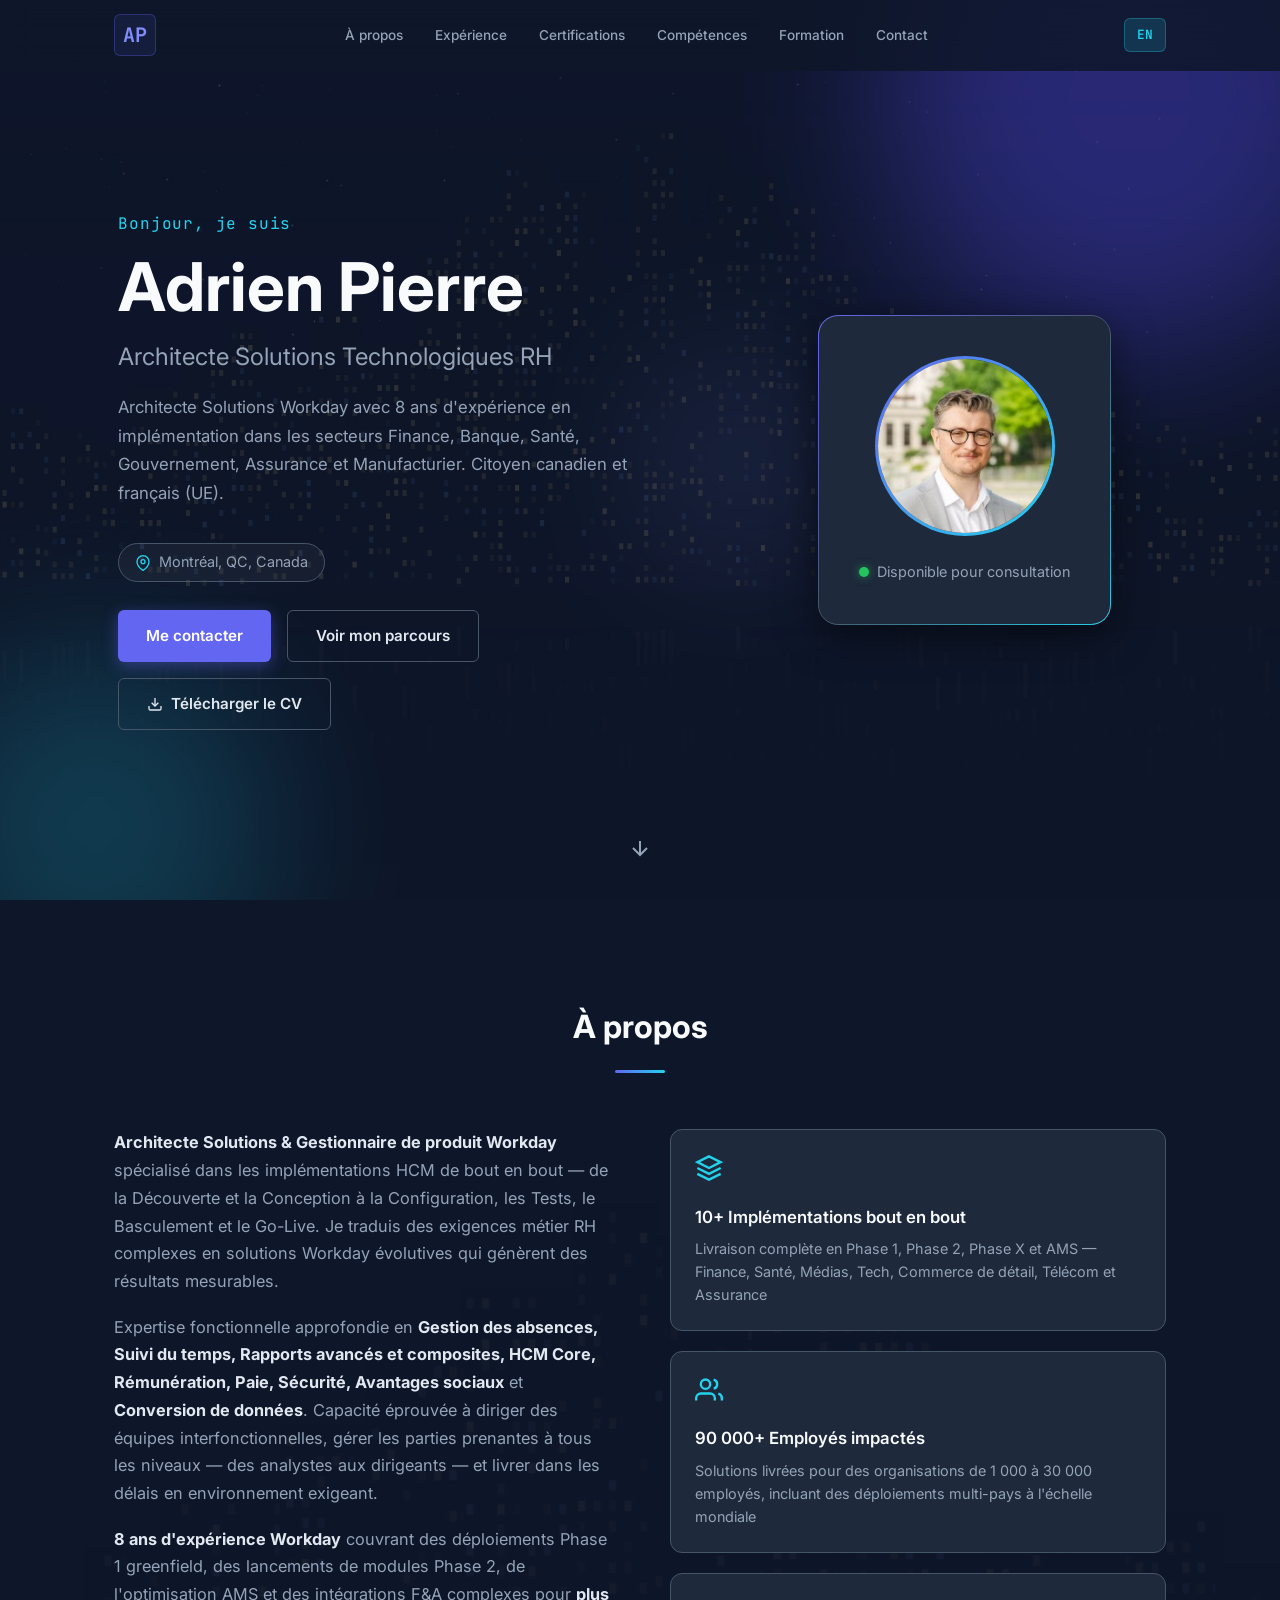
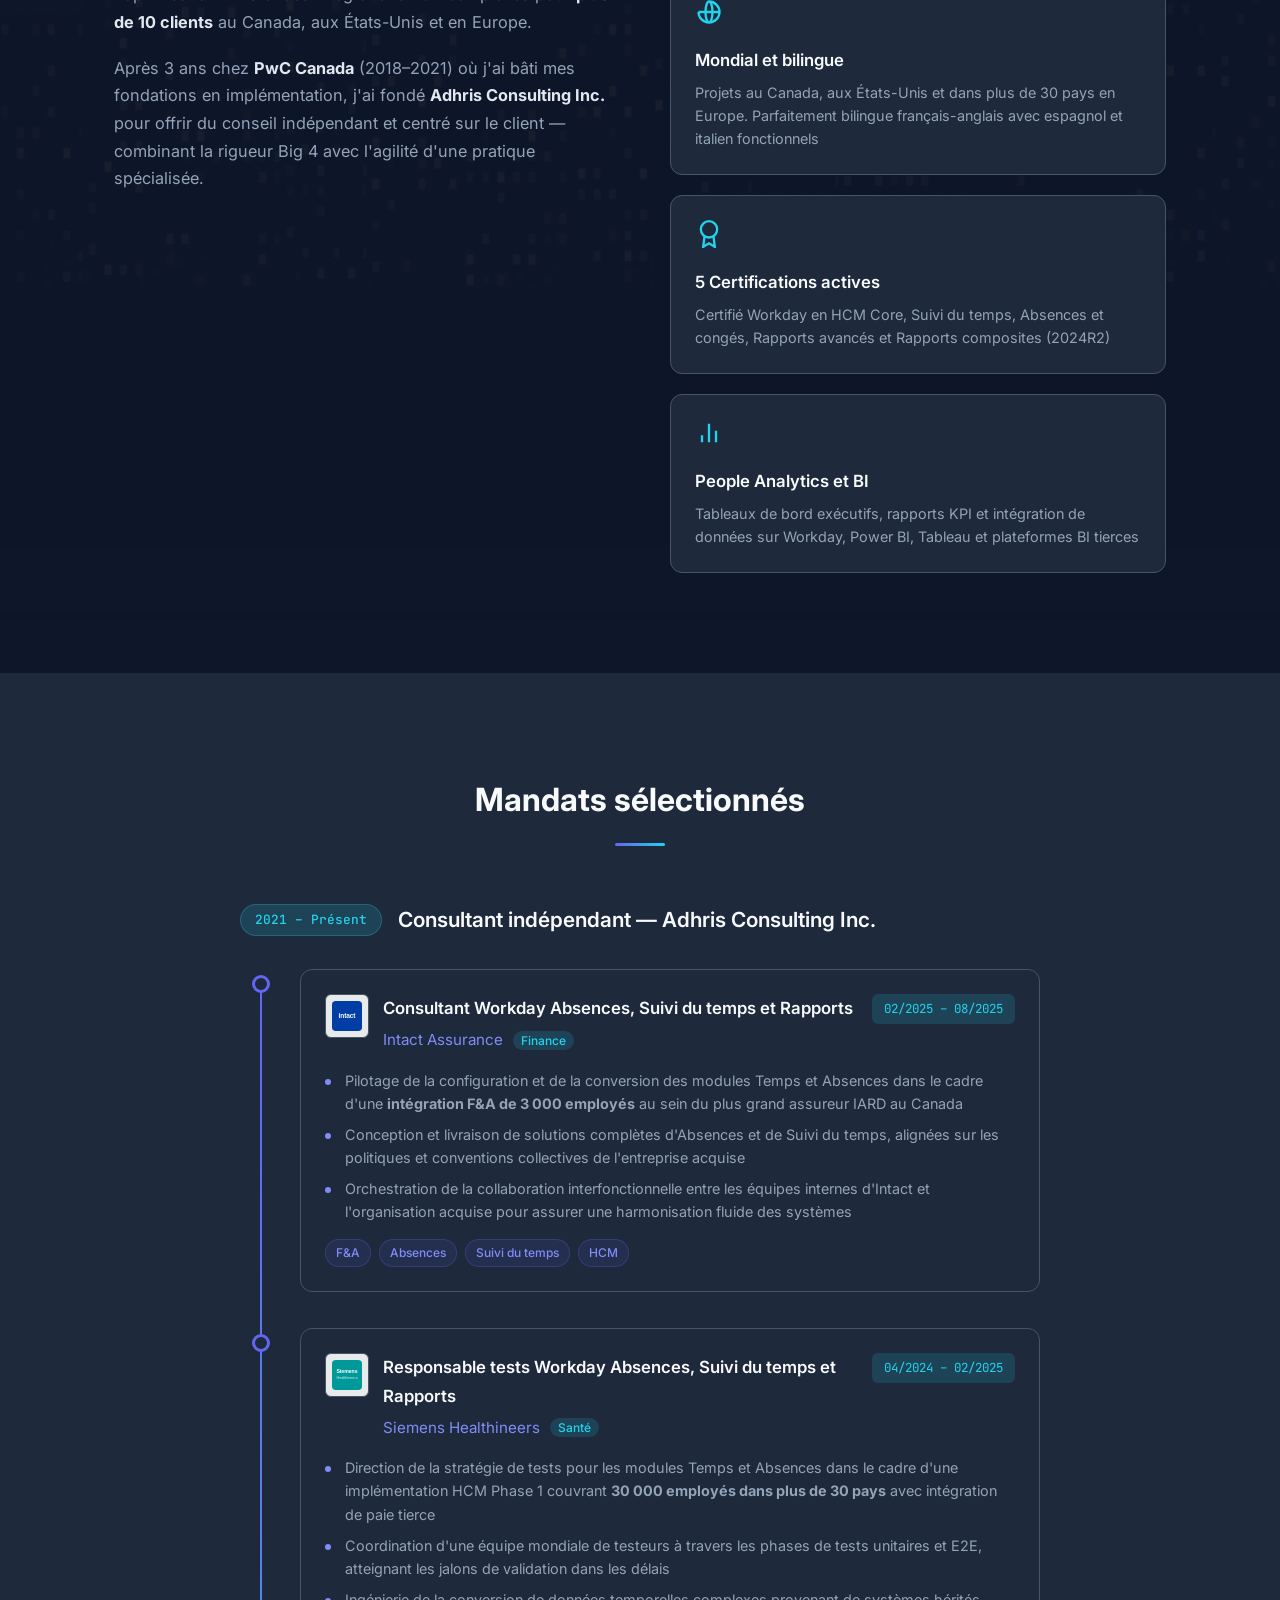
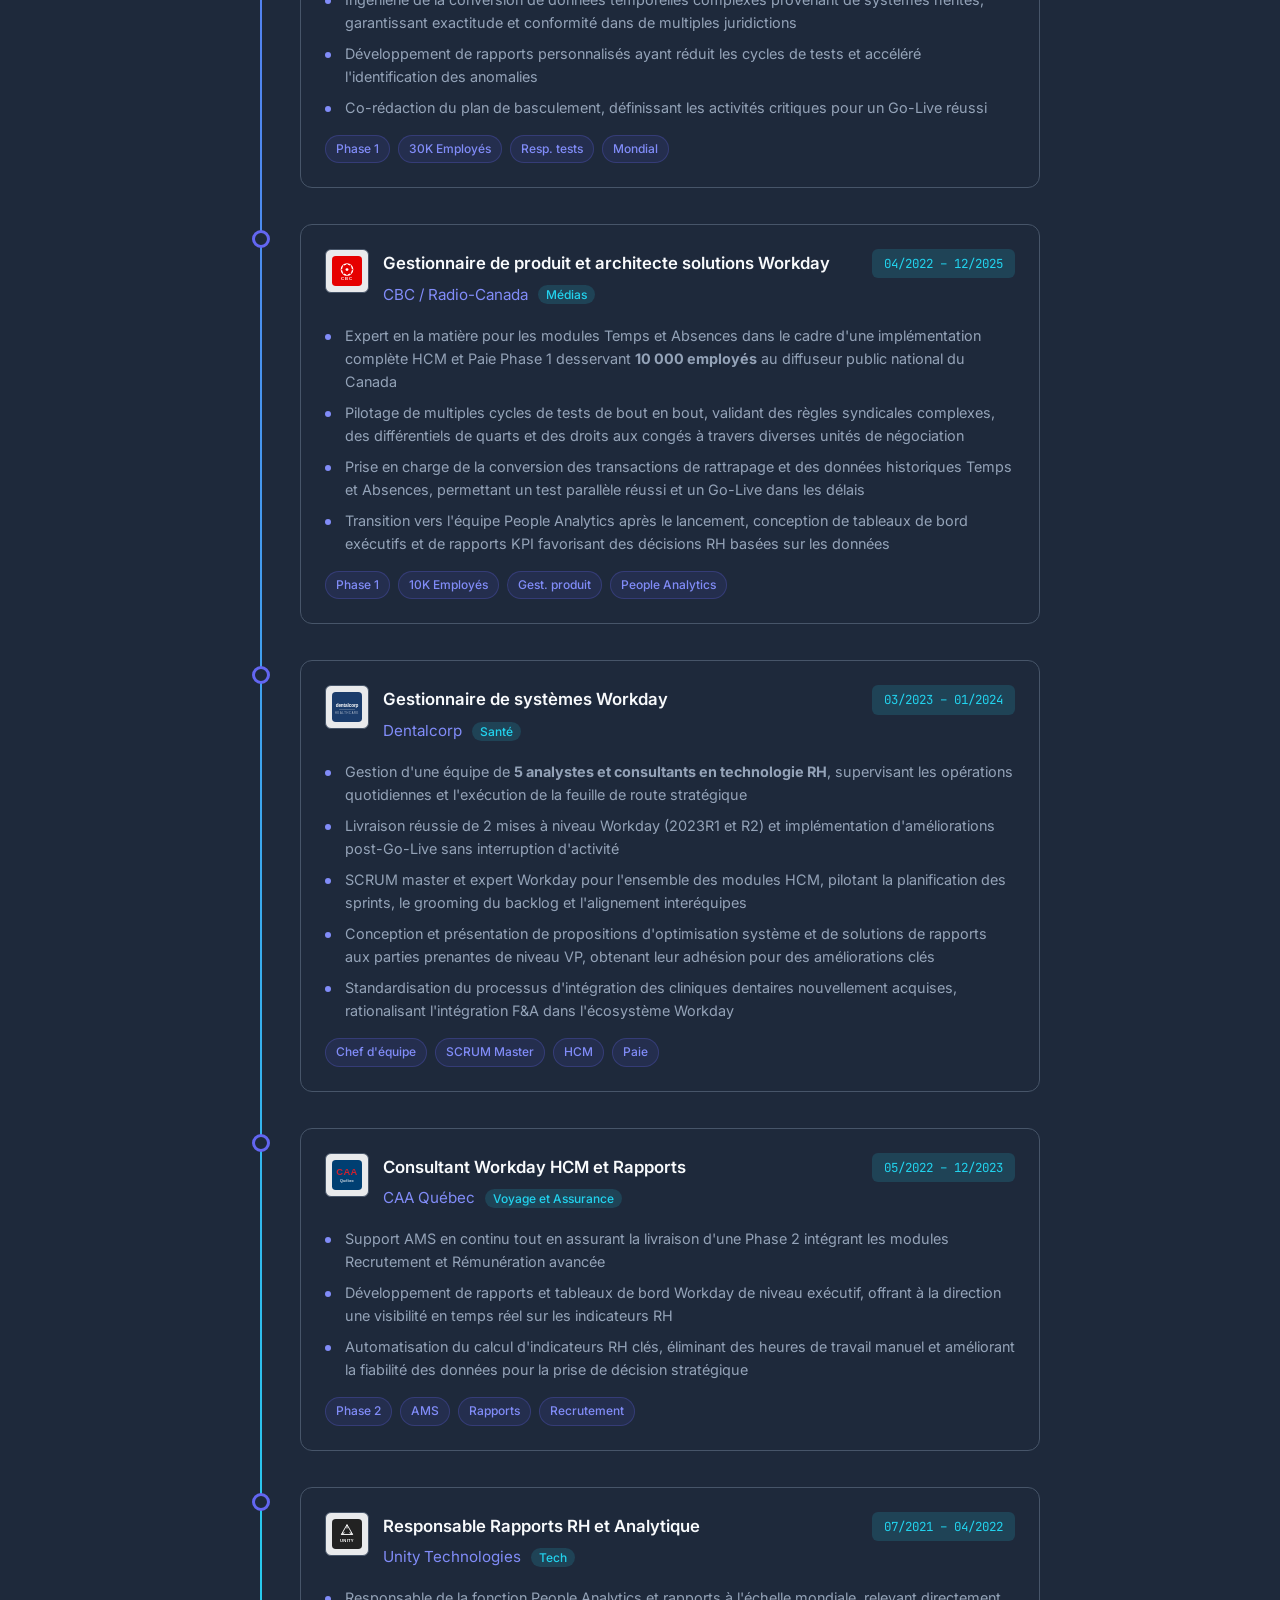
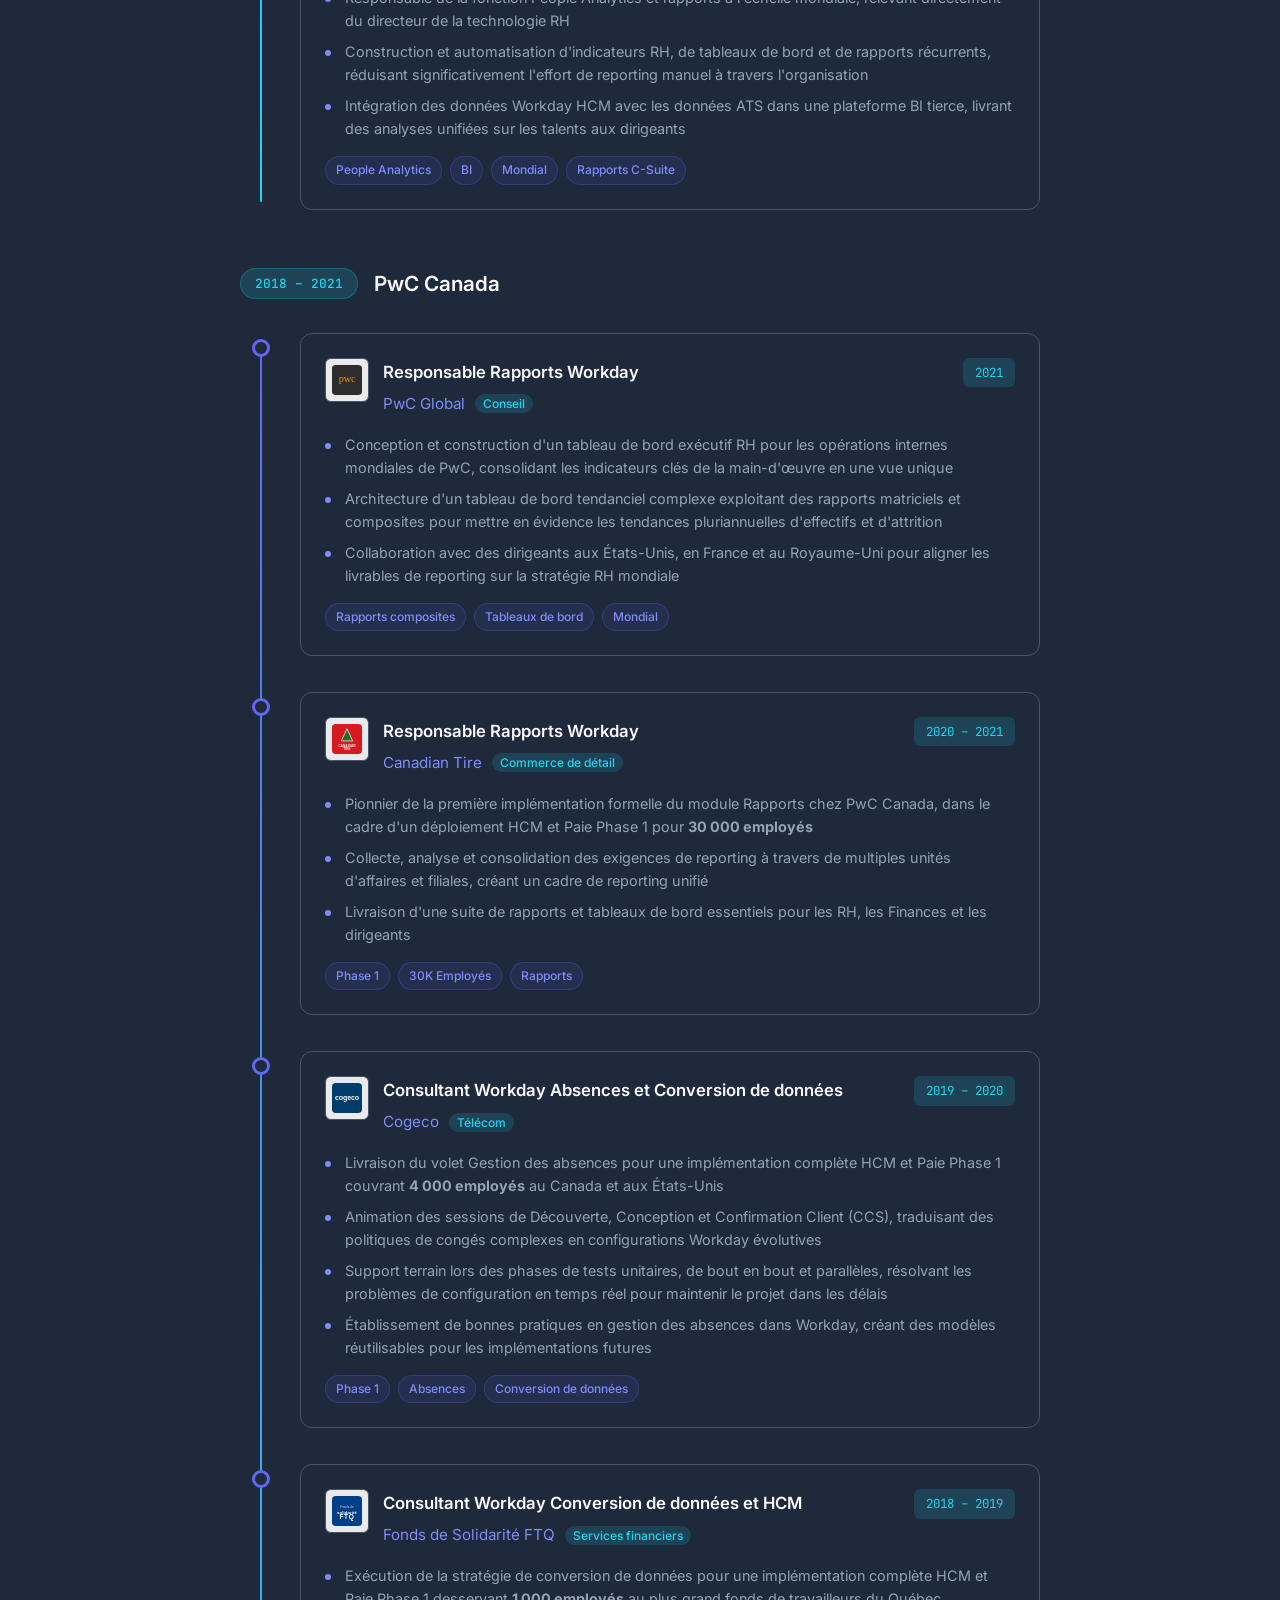
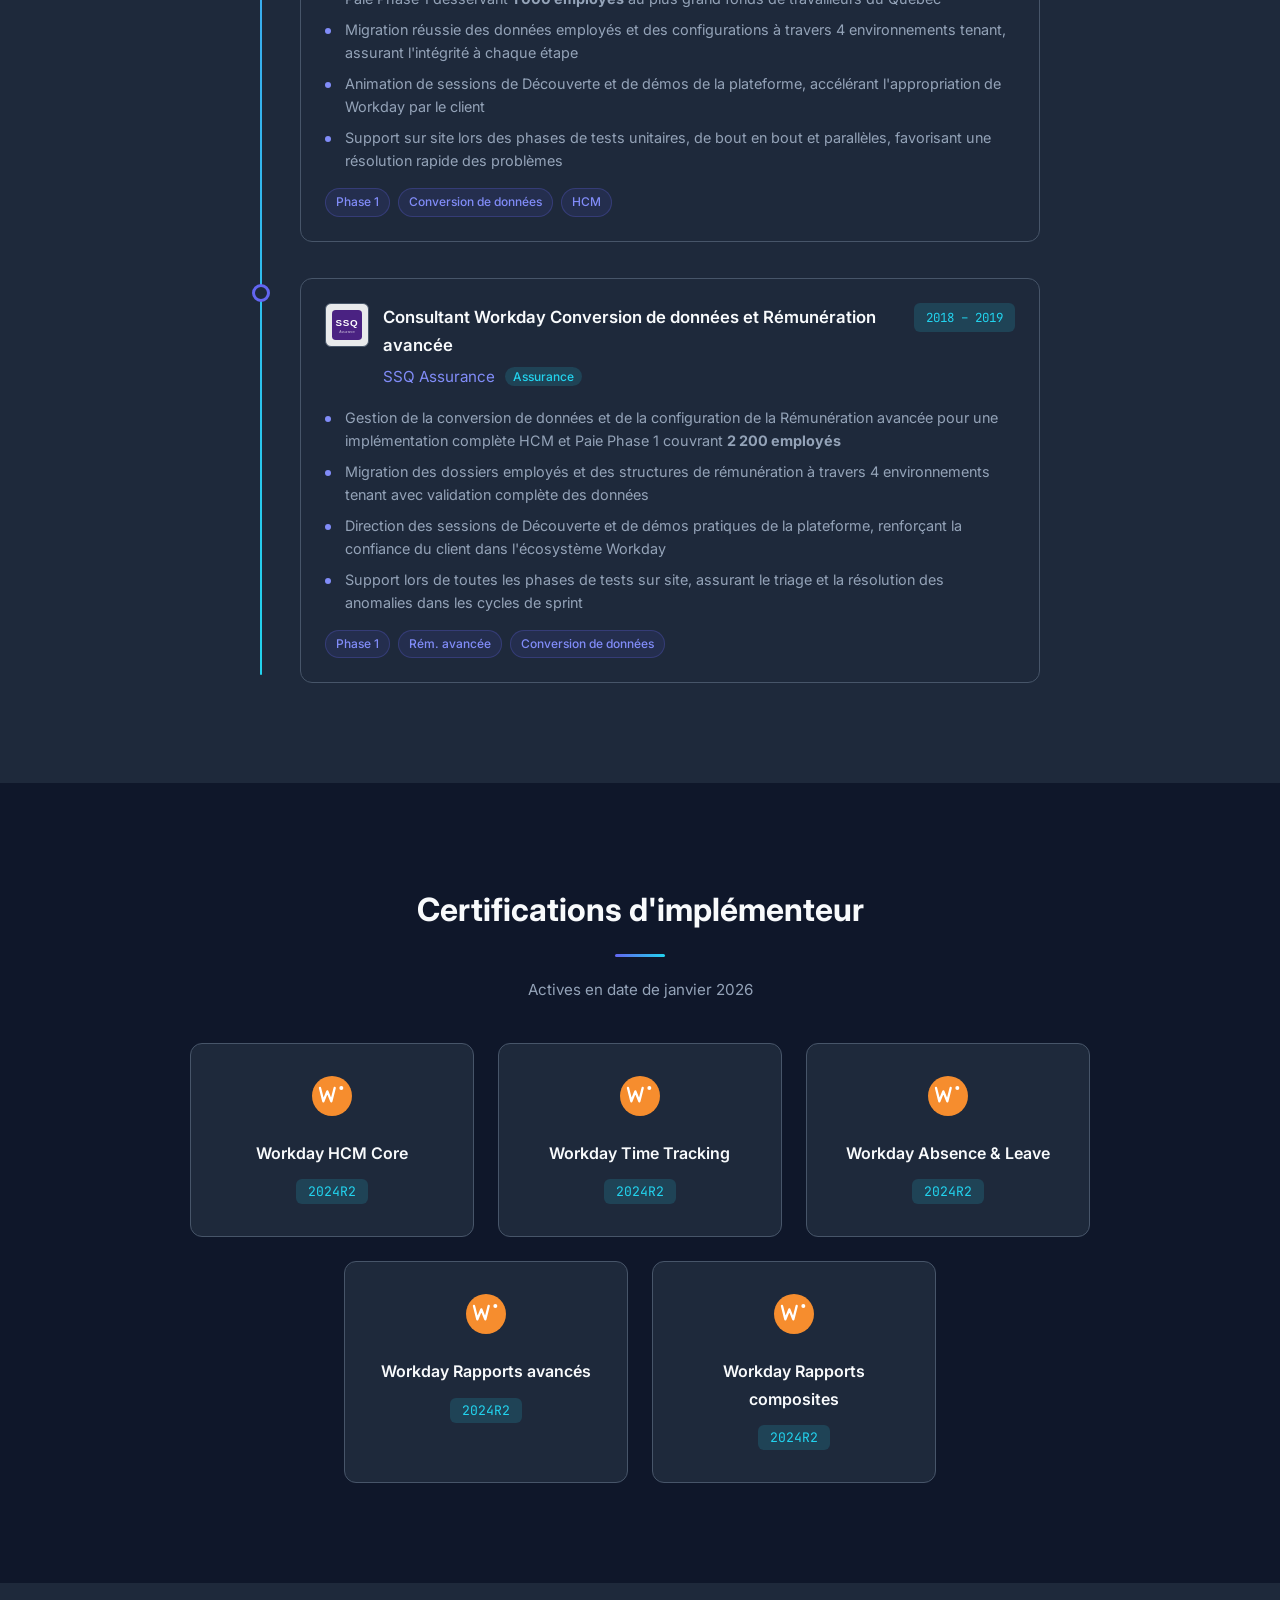
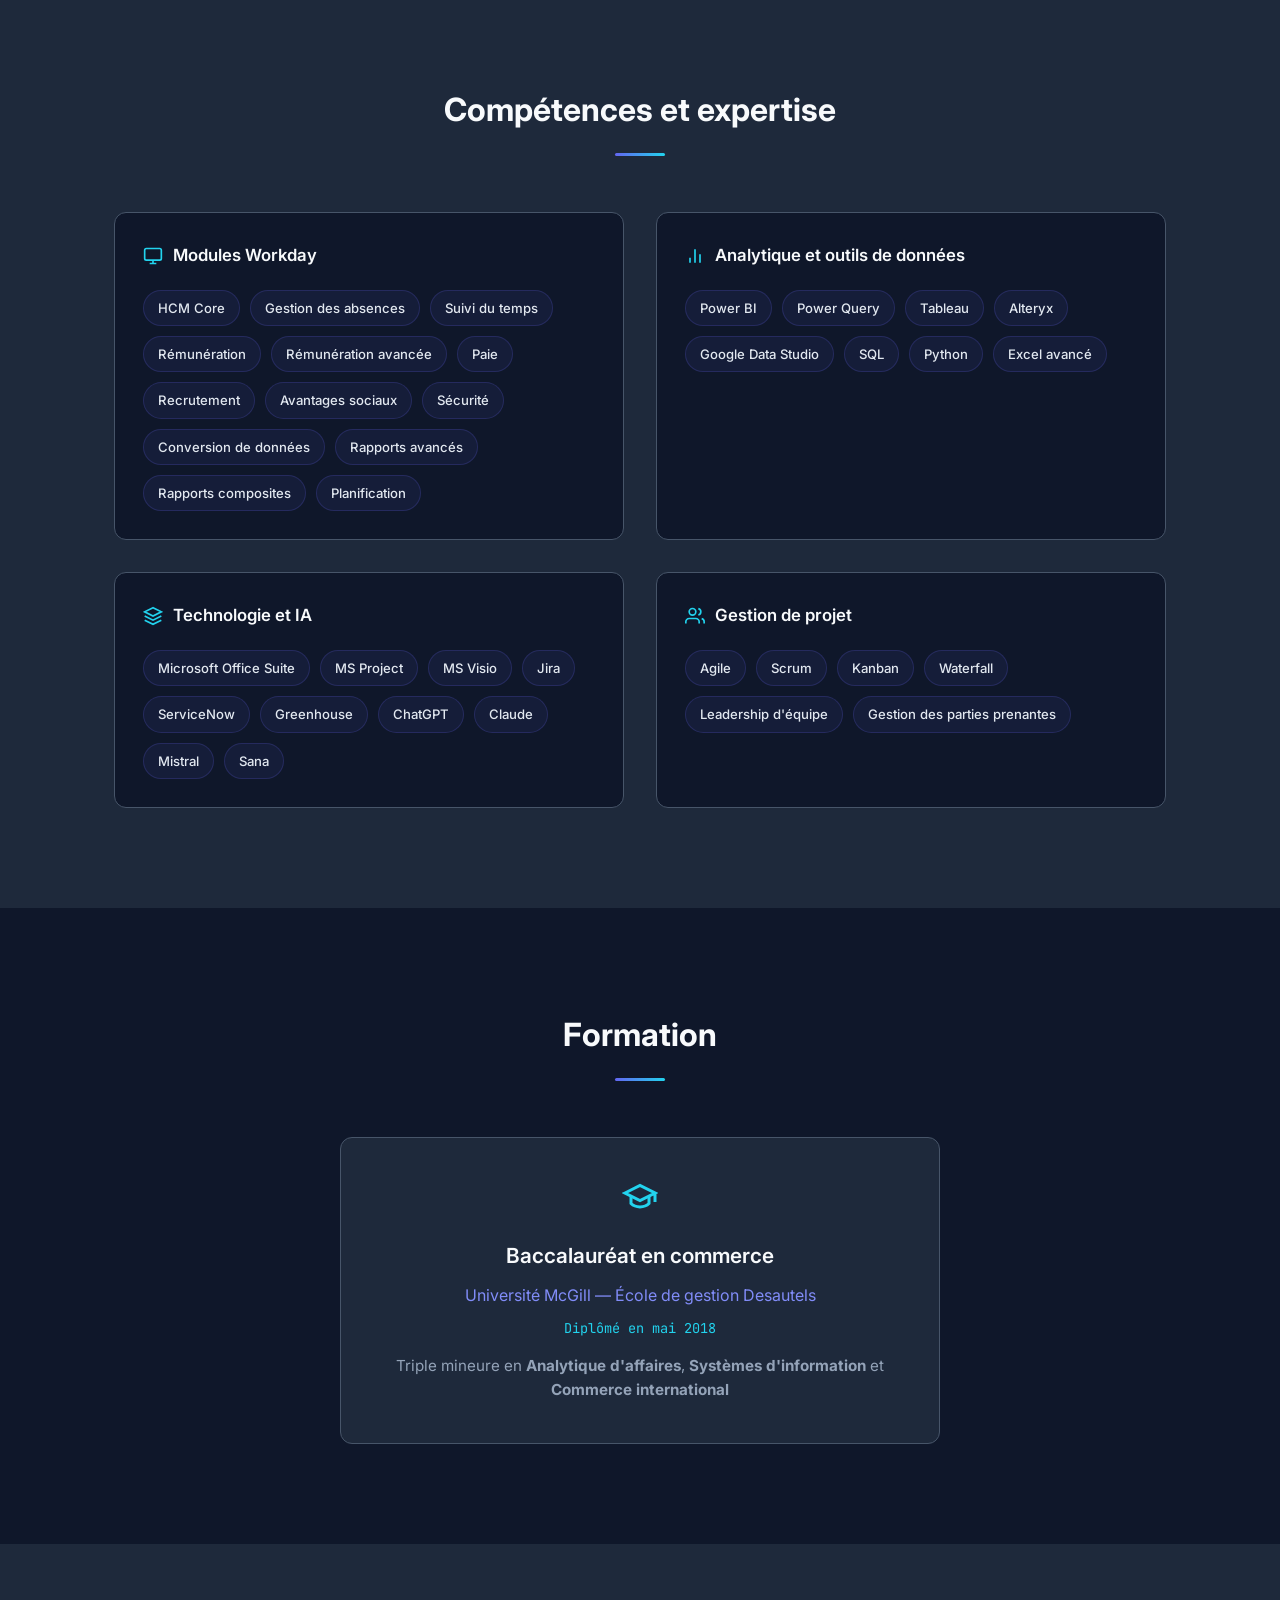
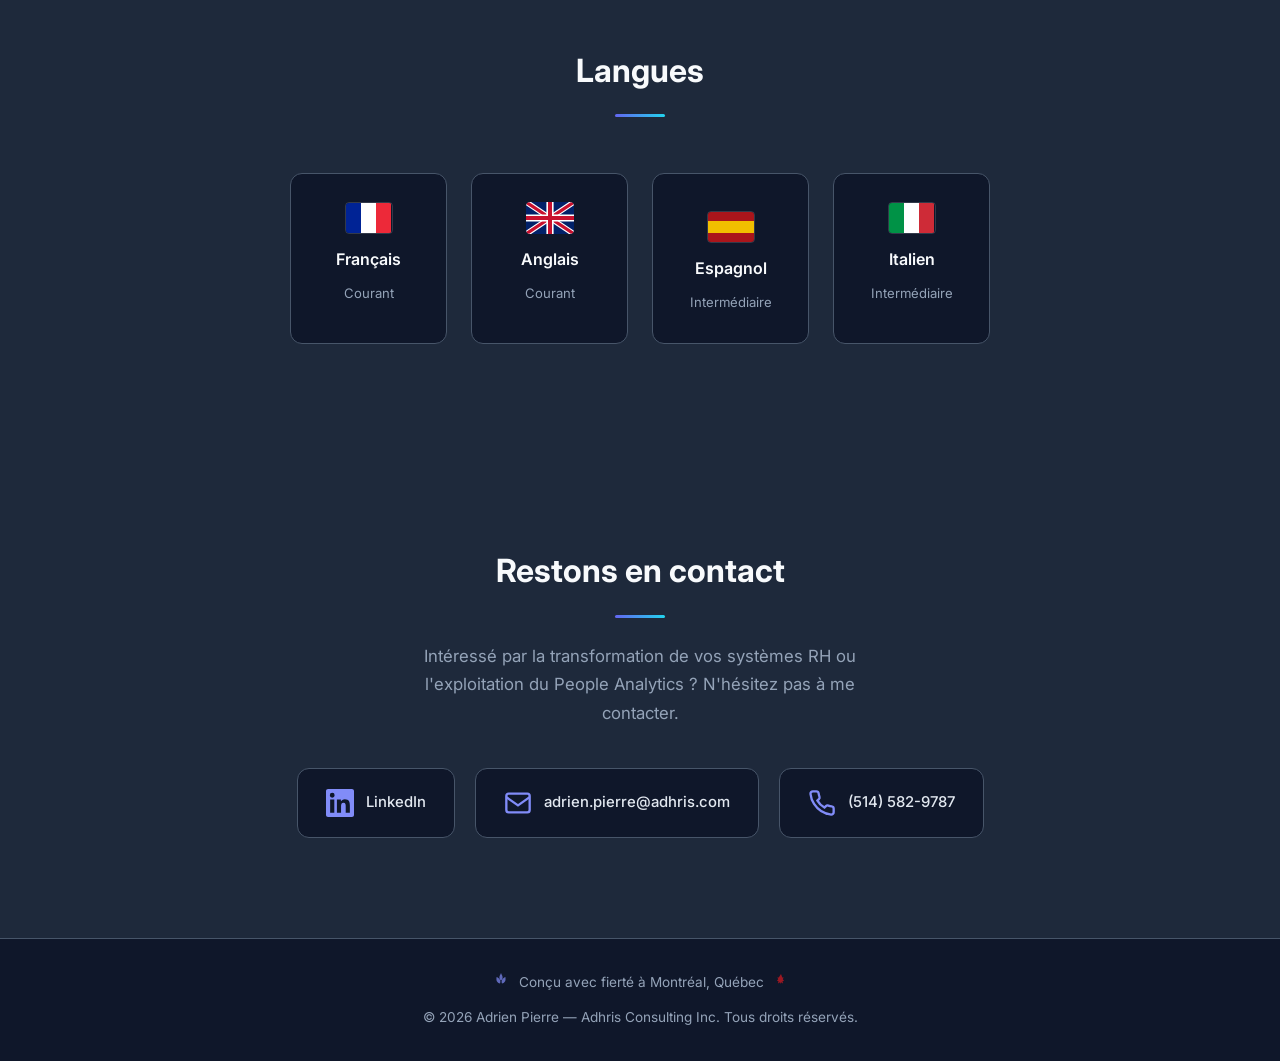
<file: index-fr.html>
<!DOCTYPE html>
<html lang="fr">
<head>
    <meta charset="UTF-8">
    <meta name="viewport" content="width=device-width, initial-scale=1.0">
    <title>Adrien Pierre | Architecte Solutions Technologiques RH</title>
    <link rel="preconnect" href="https://fonts.googleapis.com">
    <link rel="preconnect" href="https://fonts.gstatic.com" crossorigin>
    <link href="https://fonts.googleapis.com/css2?family=Inter:wght@300;400;500;600;700&family=JetBrains+Mono:wght@400;500&display=swap" rel="stylesheet">
    <link rel="stylesheet" href="styles.css">
</head>
<body>

    <!-- Navigation -->
    <nav class="navbar" id="navbar">
        <div class="nav-container">
            <a href="#hero" class="nav-logo">AP</a>
            <ul class="nav-links">
                <li><a href="#about">&Agrave; propos</a></li>
                <li><a href="#experience">Exp&eacute;rience</a></li>
                <li><a href="#certifications">Certifications</a></li>
                <li><a href="#skills">Comp&eacute;tences</a></li>
                <li><a href="#education">Formation</a></li>
                <li><a href="#contact">Contact</a></li>
            </ul>
            <a href="index.html" class="lang-switch" title="English version">EN</a>
            <button class="nav-toggle" id="nav-toggle" aria-label="Basculer la navigation">
                <span></span>
                <span></span>
                <span></span>
            </button>
        </div>
    </nav>

    <!-- Hero Section -->
    <section class="hero" id="hero">
        <div class="hero-bg-image"></div>
        <div class="hero-bg-shapes">
            <div class="shape shape-1"></div>
            <div class="shape shape-2"></div>
            <div class="shape shape-3"></div>
        </div>
        <div class="container hero-content">
            <div class="hero-text">
                <p class="hero-greeting">Bonjour, je suis</p>
                <h1 class="hero-name">Adrien Pierre</h1>
                <h2 class="hero-title">Architecte Solutions Technologiques RH</h2>
                <p class="hero-subtitle">Architecte Solutions Workday avec 8 ans d'exp&eacute;rience en impl&eacute;mentation dans les secteurs Finance, Banque, Sant&eacute;, Gouvernement, Assurance et Manufacturier. Citoyen canadien et fran&ccedil;ais (UE).</p>
                <div class="hero-location">
                    <svg width="16" height="16" viewBox="0 0 24 24" fill="none" stroke="currentColor" stroke-width="2"><path d="M21 10c0 7-9 13-9 13s-9-6-9-13a9 9 0 0118 0z"/><circle cx="12" cy="10" r="3"/></svg>
                    <span>Montr&eacute;al, QC, Canada</span>
                </div>
                <div class="hero-cta">
                    <a href="#contact" class="btn btn-primary">Me contacter</a>
                    <a href="#experience" class="btn btn-outline">Voir mon parcours</a>
                    <a href="Adrien_SA_CV.docx" download class="btn btn-outline">
                        <svg width="16" height="16" viewBox="0 0 24 24" fill="none" stroke="currentColor" stroke-width="2"><path d="M21 15v4a2 2 0 01-2 2H5a2 2 0 01-2-2v-4"/><polyline points="7 10 12 15 17 10"/><line x1="12" y1="15" x2="12" y2="3"/></svg>
                        T&eacute;l&eacute;charger le CV
                    </a>
                </div>
            </div>
            <div class="hero-visual">
                <div class="hero-card">
                    <img src="Adrien_Headshot.jpg" alt="Adrien Pierre" class="hero-photo">
                    <div class="hero-card-info">
                        <span class="status-dot"></span>
                        <span>Disponible pour consultation</span>
                    </div>
                </div>
            </div>
        </div>
        <a href="#about" class="scroll-indicator" aria-label="D&eacute;filer vers le bas">
            <svg width="24" height="24" viewBox="0 0 24 24" fill="none" stroke="currentColor" stroke-width="2">
                <path d="M12 5v14M5 12l7 7 7-7"/>
            </svg>
        </a>
    </section>

    <!-- About Section -->
    <section class="section section-montreal" id="about">
        <div class="section-bg-image about-bg"></div>
        <div class="container">
            <h2 class="section-title">&Agrave; propos</h2>
            <div class="about-grid">
                <div class="about-text">
                    <p><strong>Architecte Solutions &amp; Gestionnaire de produit Workday</strong> sp&eacute;cialis&eacute; dans les impl&eacute;mentations HCM de bout en bout &mdash; de la D&eacute;couverte et la Conception &agrave; la Configuration, les Tests, le Basculement et le Go-Live. Je traduis des exigences m&eacute;tier RH complexes en solutions Workday &eacute;volutives qui g&eacute;n&egrave;rent des r&eacute;sultats mesurables.</p>
                    <p>Expertise fonctionnelle approfondie en <strong>Gestion des absences, Suivi du temps, Rapports avanc&eacute;s et composites, HCM Core, R&eacute;mun&eacute;ration, Paie, S&eacute;curit&eacute;, Avantages sociaux</strong> et <strong>Conversion de donn&eacute;es</strong>. Capacit&eacute; &eacute;prouv&eacute;e &agrave; diriger des &eacute;quipes interfonctionnelles, g&eacute;rer les parties prenantes &agrave; tous les niveaux &mdash; des analystes aux dirigeants &mdash; et livrer dans les d&eacute;lais en environnement exigeant.</p>
                    <p><strong>8 ans d'exp&eacute;rience Workday</strong> couvrant des d&eacute;ploiements Phase 1 greenfield, des lancements de modules Phase 2, de l'optimisation AMS et des int&eacute;grations F&amp;A complexes pour <strong>plus de 10 clients</strong> au Canada, aux &Eacute;tats-Unis et en Europe.</p>
                    <p>Apr&egrave;s 3 ans chez <strong>PwC Canada</strong> (2018&ndash;2021) o&ugrave; j'ai b&acirc;ti mes fondations en impl&eacute;mentation, j'ai fond&eacute; <strong>Adhris Consulting Inc.</strong> pour offrir du conseil ind&eacute;pendant et centr&eacute; sur le client &mdash; combinant la rigueur Big 4 avec l'agilit&eacute; d'une pratique sp&eacute;cialis&eacute;e.</p>
                </div>
                <div class="about-highlights">
                    <div class="highlight-card">
                        <div class="highlight-icon">
                            <svg width="28" height="28" viewBox="0 0 24 24" fill="none" stroke="currentColor" stroke-width="2"><path d="M12 2L2 7l10 5 10-5-10-5zM2 17l10 5 10-5M2 12l10 5 10-5"/></svg>
                        </div>
                        <h3>10+ Impl&eacute;mentations bout en bout</h3>
                        <p>Livraison compl&egrave;te en Phase 1, Phase 2, Phase X et AMS &mdash; Finance, Sant&eacute;, M&eacute;dias, Tech, Commerce de d&eacute;tail, T&eacute;l&eacute;com et Assurance</p>
                    </div>
                    <div class="highlight-card">
                        <div class="highlight-icon">
                            <svg width="28" height="28" viewBox="0 0 24 24" fill="none" stroke="currentColor" stroke-width="2"><path d="M17 21v-2a4 4 0 00-4-4H5a4 4 0 00-4 4v2"/><circle cx="9" cy="7" r="4"/><path d="M23 21v-2a4 4 0 00-3-3.87M16 3.13a4 4 0 010 7.75"/></svg>
                        </div>
                        <h3>90 000+ Employ&eacute;s impact&eacute;s</h3>
                        <p>Solutions livr&eacute;es pour des organisations de 1 000 &agrave; 30 000 employ&eacute;s, incluant des d&eacute;ploiements multi-pays &agrave; l'&eacute;chelle mondiale</p>
                    </div>
                    <div class="highlight-card">
                        <div class="highlight-icon">
                            <svg width="28" height="28" viewBox="0 0 24 24" fill="none" stroke="currentColor" stroke-width="2"><path d="M21 12a9 9 0 01-9 9m9-9a9 9 0 00-9-9m9 9H3m9 9a9 9 0 01-9-9m9 9c1.66 0 3-4.03 3-9s-1.34-9-3-9m0 18c-1.66 0-3-4.03-3-9s1.34-9 3-9"/></svg>
                        </div>
                        <h3>Mondial et bilingue</h3>
                        <p>Projets au Canada, aux &Eacute;tats-Unis et dans plus de 30 pays en Europe. Parfaitement bilingue fran&ccedil;ais-anglais avec espagnol et italien fonctionnels</p>
                    </div>
                    <div class="highlight-card">
                        <div class="highlight-icon">
                            <svg width="28" height="28" viewBox="0 0 24 24" fill="none" stroke="currentColor" stroke-width="2"><circle cx="12" cy="8" r="7"/><polyline points="8.21 13.89 7 23 12 20 17 23 15.79 13.88"/></svg>
                        </div>
                        <h3>5 Certifications actives</h3>
                        <p>Certifi&eacute; Workday en HCM Core, Suivi du temps, Absences et cong&eacute;s, Rapports avanc&eacute;s et Rapports composites (2024R2)</p>
                    </div>
                    <div class="highlight-card">
                        <div class="highlight-icon">
                            <svg width="28" height="28" viewBox="0 0 24 24" fill="none" stroke="currentColor" stroke-width="2"><path d="M18 20V10M12 20V4M6 20v-6"/></svg>
                        </div>
                        <h3>People Analytics et BI</h3>
                        <p>Tableaux de bord ex&eacute;cutifs, rapports KPI et int&eacute;gration de donn&eacute;es sur Workday, Power BI, Tableau et plateformes BI tierces</p>
                    </div>
                </div>
            </div>
        </div>
    </section>

    <!-- Experience Section -->
    <section class="section section-alt" id="experience">
        <div class="container">
            <h2 class="section-title">Mandats s&eacute;lectionn&eacute;s</h2>

            <!-- Independent Consulting -->
            <h3 class="experience-era">
                <span class="era-badge">2021 &ndash; Pr&eacute;sent</span>
                Consultant ind&eacute;pendant &mdash; Adhris Consulting Inc.
            </h3>
            <div class="timeline">

                <div class="timeline-item">
                    <div class="timeline-marker"></div>
                    <div class="timeline-content">
                        <div class="timeline-header">
                            <div class="timeline-header-left">
                                <img src="images/logos/intact.svg" alt="Intact Assurance" class="company-logo" >
                                <div>
                                    <h3 class="timeline-role">Consultant Workday Absences, Suivi du temps et Rapports</h3>
                                    <p class="timeline-company">Intact Assurance <span class="industry-tag">Finance</span></p>
                                </div>
                            </div>
                            <span class="timeline-date">02/2025 &ndash; 08/2025</span>
                        </div>
                        <ul class="timeline-details">
                            <li>Pilotage de la configuration et de la conversion des modules Temps et Absences dans le cadre d'une <strong>int&eacute;gration F&amp;A de 3 000 employ&eacute;s</strong> au sein du plus grand assureur IARD au Canada</li>
                            <li>Conception et livraison de solutions compl&egrave;tes d'Absences et de Suivi du temps, align&eacute;es sur les politiques et conventions collectives de l'entreprise acquise</li>
                            <li>Orchestration de la collaboration interfonctionnelle entre les &eacute;quipes internes d'Intact et l'organisation acquise pour assurer une harmonisation fluide des syst&egrave;mes</li>
                        </ul>
                        <div class="timeline-tags">
                            <span class="tag">F&amp;A</span>
                            <span class="tag">Absences</span>
                            <span class="tag">Suivi du temps</span>
                            <span class="tag">HCM</span>
                        </div>
                    </div>
                </div>

                <div class="timeline-item">
                    <div class="timeline-marker"></div>
                    <div class="timeline-content">
                        <div class="timeline-header">
                            <div class="timeline-header-left">
                                <img src="images/logos/siemens-healthineers.svg" alt="Siemens Healthineers" class="company-logo" >
                                <div>
                                    <h3 class="timeline-role">Responsable tests Workday Absences, Suivi du temps et Rapports</h3>
                                    <p class="timeline-company">Siemens Healthineers <span class="industry-tag">Sant&eacute;</span></p>
                                </div>
                            </div>
                            <span class="timeline-date">04/2024 &ndash; 02/2025</span>
                        </div>
                        <ul class="timeline-details">
                            <li>Direction de la strat&eacute;gie de tests pour les modules Temps et Absences dans le cadre d'une impl&eacute;mentation HCM Phase 1 couvrant <strong>30 000 employ&eacute;s dans plus de 30 pays</strong> avec int&eacute;gration de paie tierce</li>
                            <li>Coordination d'une &eacute;quipe mondiale de testeurs &agrave; travers les phases de tests unitaires et E2E, atteignant les jalons de validation dans les d&eacute;lais</li>
                            <li>Ing&eacute;nierie de la conversion de donn&eacute;es temporelles complexes provenant de syst&egrave;mes h&eacute;rit&eacute;s, garantissant exactitude et conformit&eacute; dans de multiples juridictions</li>
                            <li>D&eacute;veloppement de rapports personnalis&eacute;s ayant r&eacute;duit les cycles de tests et acc&eacute;l&eacute;r&eacute; l'identification des anomalies</li>
                            <li>Co-r&eacute;daction du plan de basculement, d&eacute;finissant les activit&eacute;s critiques pour un Go-Live r&eacute;ussi</li>
                        </ul>
                        <div class="timeline-tags">
                            <span class="tag">Phase 1</span>
                            <span class="tag">30K Employ&eacute;s</span>
                            <span class="tag">Resp. tests</span>
                            <span class="tag">Mondial</span>
                        </div>
                    </div>
                </div>

                <div class="timeline-item">
                    <div class="timeline-marker"></div>
                    <div class="timeline-content">
                        <div class="timeline-header">
                            <div class="timeline-header-left">
                                <img src="images/logos/cbc.svg" alt="CBC / Radio-Canada" class="company-logo" >
                                <div>
                                    <h3 class="timeline-role">Gestionnaire de produit et architecte solutions Workday</h3>
                                    <p class="timeline-company">CBC / Radio-Canada <span class="industry-tag">M&eacute;dias</span></p>
                                </div>
                            </div>
                            <span class="timeline-date">04/2022 &ndash; 12/2025</span>
                        </div>
                        <ul class="timeline-details">
                            <li>Expert en la mati&egrave;re pour les modules Temps et Absences dans le cadre d'une impl&eacute;mentation compl&egrave;te HCM et Paie Phase 1 desservant <strong>10 000 employ&eacute;s</strong> au diffuseur public national du Canada</li>
                            <li>Pilotage de multiples cycles de tests de bout en bout, validant des r&egrave;gles syndicales complexes, des diff&eacute;rentiels de quarts et des droits aux cong&eacute;s &agrave; travers diverses unit&eacute;s de n&eacute;gociation</li>
                            <li>Prise en charge de la conversion des transactions de rattrapage et des donn&eacute;es historiques Temps et Absences, permettant un test parall&egrave;le r&eacute;ussi et un Go-Live dans les d&eacute;lais</li>
                            <li>Transition vers l'&eacute;quipe People Analytics apr&egrave;s le lancement, conception de tableaux de bord ex&eacute;cutifs et de rapports KPI favorisant des d&eacute;cisions RH bas&eacute;es sur les donn&eacute;es</li>
                        </ul>
                        <div class="timeline-tags">
                            <span class="tag">Phase 1</span>
                            <span class="tag">10K Employ&eacute;s</span>
                            <span class="tag">Gest. produit</span>
                            <span class="tag">People Analytics</span>
                        </div>
                    </div>
                </div>

                <div class="timeline-item">
                    <div class="timeline-marker"></div>
                    <div class="timeline-content">
                        <div class="timeline-header">
                            <div class="timeline-header-left">
                                <img src="images/logos/dentalcorp.svg" alt="Dentalcorp" class="company-logo" >
                                <div>
                                    <h3 class="timeline-role">Gestionnaire de syst&egrave;mes Workday</h3>
                                    <p class="timeline-company">Dentalcorp <span class="industry-tag">Sant&eacute;</span></p>
                                </div>
                            </div>
                            <span class="timeline-date">03/2023 &ndash; 01/2024</span>
                        </div>
                        <ul class="timeline-details">
                            <li>Gestion d'une &eacute;quipe de <strong>5 analystes et consultants en technologie RH</strong>, supervisant les op&eacute;rations quotidiennes et l'ex&eacute;cution de la feuille de route strat&eacute;gique</li>
                            <li>Livraison r&eacute;ussie de 2 mises &agrave; niveau Workday (2023R1 et R2) et impl&eacute;mentation d'am&eacute;liorations post-Go-Live sans interruption d'activit&eacute;</li>
                            <li>SCRUM master et expert Workday pour l'ensemble des modules HCM, pilotant la planification des sprints, le grooming du backlog et l'alignement inter&eacute;quipes</li>
                            <li>Conception et pr&eacute;sentation de propositions d'optimisation syst&egrave;me et de solutions de rapports aux parties prenantes de niveau VP, obtenant leur adh&eacute;sion pour des am&eacute;liorations cl&eacute;s</li>
                            <li>Standardisation du processus d'int&eacute;gration des cliniques dentaires nouvellement acquises, rationalisant l'int&eacute;gration F&amp;A dans l'&eacute;cosyst&egrave;me Workday</li>
                        </ul>
                        <div class="timeline-tags">
                            <span class="tag">Chef d'&eacute;quipe</span>
                            <span class="tag">SCRUM Master</span>
                            <span class="tag">HCM</span>
                            <span class="tag">Paie</span>
                        </div>
                    </div>
                </div>

                <div class="timeline-item">
                    <div class="timeline-marker"></div>
                    <div class="timeline-content">
                        <div class="timeline-header">
                            <div class="timeline-header-left">
                                <img src="images/logos/caaquebec.svg" alt="CAA Qu&eacute;bec" class="company-logo" >
                                <div>
                                    <h3 class="timeline-role">Consultant Workday HCM et Rapports</h3>
                                    <p class="timeline-company">CAA Qu&eacute;bec <span class="industry-tag">Voyage et Assurance</span></p>
                                </div>
                            </div>
                            <span class="timeline-date">05/2022 &ndash; 12/2023</span>
                        </div>
                        <ul class="timeline-details">
                            <li>Support AMS en continu tout en assurant la livraison d'une Phase 2 int&eacute;grant les modules Recrutement et R&eacute;mun&eacute;ration avanc&eacute;e</li>
                            <li>D&eacute;veloppement de rapports et tableaux de bord Workday de niveau ex&eacute;cutif, offrant &agrave; la direction une visibilit&eacute; en temps r&eacute;el sur les indicateurs RH</li>
                            <li>Automatisation du calcul d'indicateurs RH cl&eacute;s, &eacute;liminant des heures de travail manuel et am&eacute;liorant la fiabilit&eacute; des donn&eacute;es pour la prise de d&eacute;cision strat&eacute;gique</li>
                        </ul>
                        <div class="timeline-tags">
                            <span class="tag">Phase 2</span>
                            <span class="tag">AMS</span>
                            <span class="tag">Rapports</span>
                            <span class="tag">Recrutement</span>
                        </div>
                    </div>
                </div>

                <div class="timeline-item">
                    <div class="timeline-marker"></div>
                    <div class="timeline-content">
                        <div class="timeline-header">
                            <div class="timeline-header-left">
                                <img src="images/logos/unity.svg" alt="Unity Technologies" class="company-logo" >
                                <div>
                                    <h3 class="timeline-role">Responsable Rapports RH et Analytique</h3>
                                    <p class="timeline-company">Unity Technologies <span class="industry-tag">Tech</span></p>
                                </div>
                            </div>
                            <span class="timeline-date">07/2021 &ndash; 04/2022</span>
                        </div>
                        <ul class="timeline-details">
                            <li>Responsable de la fonction People Analytics et rapports &agrave; l'&eacute;chelle mondiale, relevant directement du directeur de la technologie RH</li>
                            <li>Construction et automatisation d'indicateurs RH, de tableaux de bord et de rapports r&eacute;currents, r&eacute;duisant significativement l'effort de reporting manuel &agrave; travers l'organisation</li>
                            <li>Int&eacute;gration des donn&eacute;es Workday HCM avec les donn&eacute;es ATS dans une plateforme BI tierce, livrant des analyses unifi&eacute;es sur les talents aux dirigeants</li>
                        </ul>
                        <div class="timeline-tags">
                            <span class="tag">People Analytics</span>
                            <span class="tag">BI</span>
                            <span class="tag">Mondial</span>
                            <span class="tag">Rapports C-Suite</span>
                        </div>
                    </div>
                </div>
            </div>

            <!-- PwC Era -->
            <h3 class="experience-era">
                <span class="era-badge">2018 &ndash; 2021</span>
                PwC Canada
            </h3>
            <div class="timeline">

                <div class="timeline-item">
                    <div class="timeline-marker"></div>
                    <div class="timeline-content">
                        <div class="timeline-header">
                            <div class="timeline-header-left">
                                <img src="images/logos/pwc.svg" alt="PwC" class="company-logo" >
                                <div>
                                    <h3 class="timeline-role">Responsable Rapports Workday</h3>
                                    <p class="timeline-company">PwC Global <span class="industry-tag">Conseil</span></p>
                                </div>
                            </div>
                            <span class="timeline-date">2021</span>
                        </div>
                        <ul class="timeline-details">
                            <li>Conception et construction d'un tableau de bord ex&eacute;cutif RH pour les op&eacute;rations internes mondiales de PwC, consolidant les indicateurs cl&eacute;s de la main-d'&oelig;uvre en une vue unique</li>
                            <li>Architecture d'un tableau de bord tendanciel complexe exploitant des rapports matriciels et composites pour mettre en &eacute;vidence les tendances pluriannuelles d'effectifs et d'attrition</li>
                            <li>Collaboration avec des dirigeants aux &Eacute;tats-Unis, en France et au Royaume-Uni pour aligner les livrables de reporting sur la strat&eacute;gie RH mondiale</li>
                        </ul>
                        <div class="timeline-tags">
                            <span class="tag">Rapports composites</span>
                            <span class="tag">Tableaux de bord</span>
                            <span class="tag">Mondial</span>
                        </div>
                    </div>
                </div>

                <div class="timeline-item">
                    <div class="timeline-marker"></div>
                    <div class="timeline-content">
                        <div class="timeline-header">
                            <div class="timeline-header-left">
                                <img src="images/logos/canadiantire.svg" alt="Canadian Tire" class="company-logo" >
                                <div>
                                    <h3 class="timeline-role">Responsable Rapports Workday</h3>
                                    <p class="timeline-company">Canadian Tire <span class="industry-tag">Commerce de d&eacute;tail</span></p>
                                </div>
                            </div>
                            <span class="timeline-date">2020 &ndash; 2021</span>
                        </div>
                        <ul class="timeline-details">
                            <li>Pionnier de la premi&egrave;re impl&eacute;mentation formelle du module Rapports chez PwC Canada, dans le cadre d'un d&eacute;ploiement HCM et Paie Phase 1 pour <strong>30 000 employ&eacute;s</strong></li>
                            <li>Collecte, analyse et consolidation des exigences de reporting &agrave; travers de multiples unit&eacute;s d'affaires et filiales, cr&eacute;ant un cadre de reporting unifi&eacute;</li>
                            <li>Livraison d'une suite de rapports et tableaux de bord essentiels pour les RH, les Finances et les dirigeants</li>
                        </ul>
                        <div class="timeline-tags">
                            <span class="tag">Phase 1</span>
                            <span class="tag">30K Employ&eacute;s</span>
                            <span class="tag">Rapports</span>
                        </div>
                    </div>
                </div>

                <div class="timeline-item">
                    <div class="timeline-marker"></div>
                    <div class="timeline-content">
                        <div class="timeline-header">
                            <div class="timeline-header-left">
                                <img src="images/logos/cogeco.svg" alt="Cogeco" class="company-logo" >
                                <div>
                                    <h3 class="timeline-role">Consultant Workday Absences et Conversion de donn&eacute;es</h3>
                                    <p class="timeline-company">Cogeco <span class="industry-tag">T&eacute;l&eacute;com</span></p>
                                </div>
                            </div>
                            <span class="timeline-date">2019 &ndash; 2020</span>
                        </div>
                        <ul class="timeline-details">
                            <li>Livraison du volet Gestion des absences pour une impl&eacute;mentation compl&egrave;te HCM et Paie Phase 1 couvrant <strong>4 000 employ&eacute;s</strong> au Canada et aux &Eacute;tats-Unis</li>
                            <li>Animation des sessions de D&eacute;couverte, Conception et Confirmation Client (CCS), traduisant des politiques de cong&eacute;s complexes en configurations Workday &eacute;volutives</li>
                            <li>Support terrain lors des phases de tests unitaires, de bout en bout et parall&egrave;les, r&eacute;solvant les probl&egrave;mes de configuration en temps r&eacute;el pour maintenir le projet dans les d&eacute;lais</li>
                            <li>&Eacute;tablissement de bonnes pratiques en gestion des absences dans Workday, cr&eacute;ant des mod&egrave;les r&eacute;utilisables pour les impl&eacute;mentations futures</li>
                        </ul>
                        <div class="timeline-tags">
                            <span class="tag">Phase 1</span>
                            <span class="tag">Absences</span>
                            <span class="tag">Conversion de donn&eacute;es</span>
                        </div>
                    </div>
                </div>

                <div class="timeline-item">
                    <div class="timeline-marker"></div>
                    <div class="timeline-content">
                        <div class="timeline-header">
                            <div class="timeline-header-left">
                                <img src="images/logos/fondsftq.svg" alt="Fonds de Solidarit&eacute; FTQ" class="company-logo" >
                                <div>
                                    <h3 class="timeline-role">Consultant Workday Conversion de donn&eacute;es et HCM</h3>
                                    <p class="timeline-company">Fonds de Solidarit&eacute; FTQ <span class="industry-tag">Services financiers</span></p>
                                </div>
                            </div>
                            <span class="timeline-date">2018 &ndash; 2019</span>
                        </div>
                        <ul class="timeline-details">
                            <li>Ex&eacute;cution de la strat&eacute;gie de conversion de donn&eacute;es pour une impl&eacute;mentation compl&egrave;te HCM et Paie Phase 1 desservant <strong>1 000 employ&eacute;s</strong> au plus grand fonds de travailleurs du Qu&eacute;bec</li>
                            <li>Migration r&eacute;ussie des donn&eacute;es employ&eacute;s et des configurations &agrave; travers 4 environnements tenant, assurant l'int&eacute;grit&eacute; &agrave; chaque &eacute;tape</li>
                            <li>Animation de sessions de D&eacute;couverte et de d&eacute;mos de la plateforme, acc&eacute;l&eacute;rant l'appropriation de Workday par le client</li>
                            <li>Support sur site lors des phases de tests unitaires, de bout en bout et parall&egrave;les, favorisant une r&eacute;solution rapide des probl&egrave;mes</li>
                        </ul>
                        <div class="timeline-tags">
                            <span class="tag">Phase 1</span>
                            <span class="tag">Conversion de donn&eacute;es</span>
                            <span class="tag">HCM</span>
                        </div>
                    </div>
                </div>

                <div class="timeline-item">
                    <div class="timeline-marker"></div>
                    <div class="timeline-content">
                        <div class="timeline-header">
                            <div class="timeline-header-left">
                                <img src="images/logos/ssq.svg" alt="SSQ Assurance" class="company-logo" >
                                <div>
                                    <h3 class="timeline-role">Consultant Workday Conversion de donn&eacute;es et R&eacute;mun&eacute;ration avanc&eacute;e</h3>
                                    <p class="timeline-company">SSQ Assurance <span class="industry-tag">Assurance</span></p>
                                </div>
                            </div>
                            <span class="timeline-date">2018 &ndash; 2019</span>
                        </div>
                        <ul class="timeline-details">
                            <li>Gestion de la conversion de donn&eacute;es et de la configuration de la R&eacute;mun&eacute;ration avanc&eacute;e pour une impl&eacute;mentation compl&egrave;te HCM et Paie Phase 1 couvrant <strong>2 200 employ&eacute;s</strong></li>
                            <li>Migration des dossiers employ&eacute;s et des structures de r&eacute;mun&eacute;ration &agrave; travers 4 environnements tenant avec validation compl&egrave;te des donn&eacute;es</li>
                            <li>Direction des sessions de D&eacute;couverte et de d&eacute;mos pratiques de la plateforme, renfor&ccedil;ant la confiance du client dans l'&eacute;cosyst&egrave;me Workday</li>
                            <li>Support lors de toutes les phases de tests sur site, assurant le triage et la r&eacute;solution des anomalies dans les cycles de sprint</li>
                        </ul>
                        <div class="timeline-tags">
                            <span class="tag">Phase 1</span>
                            <span class="tag">R&eacute;m. avanc&eacute;e</span>
                            <span class="tag">Conversion de donn&eacute;es</span>
                        </div>
                    </div>
                </div>

            </div>
        </div>
    </section>

    <!-- Certifications Section -->
    <section class="section" id="certifications">
        <div class="container">
            <h2 class="section-title">Certifications d'impl&eacute;menteur</h2>
            <p class="section-subtitle">Actives en date de janvier 2026</p>
            <div class="cert-grid">
                <div class="cert-card">
                    <div class="cert-icon">
                        <svg class="workday-w" width="40" height="40" viewBox="0 0 60 60"><circle cx="30" cy="30" r="30" fill="#F68D2E"/><path d="M12 18l5 20 6-15 6 15 5-20" fill="none" stroke="#fff" stroke-width="3.5" stroke-linecap="round" stroke-linejoin="round"/><circle cx="44" cy="18" r="3" fill="#fff"/></svg>
                    </div>
                    <h3>Workday HCM Core</h3>
                    <span class="cert-version">2024R2</span>
                </div>
                <div class="cert-card">
                    <div class="cert-icon">
                        <svg class="workday-w" width="40" height="40" viewBox="0 0 60 60"><circle cx="30" cy="30" r="30" fill="#F68D2E"/><path d="M12 18l5 20 6-15 6 15 5-20" fill="none" stroke="#fff" stroke-width="3.5" stroke-linecap="round" stroke-linejoin="round"/><circle cx="44" cy="18" r="3" fill="#fff"/></svg>
                    </div>
                    <h3>Workday Time Tracking</h3>
                    <span class="cert-version">2024R2</span>
                </div>
                <div class="cert-card">
                    <div class="cert-icon">
                        <svg class="workday-w" width="40" height="40" viewBox="0 0 60 60"><circle cx="30" cy="30" r="30" fill="#F68D2E"/><path d="M12 18l5 20 6-15 6 15 5-20" fill="none" stroke="#fff" stroke-width="3.5" stroke-linecap="round" stroke-linejoin="round"/><circle cx="44" cy="18" r="3" fill="#fff"/></svg>
                    </div>
                    <h3>Workday Absence &amp; Leave</h3>
                    <span class="cert-version">2024R2</span>
                </div>
                <div class="cert-card">
                    <div class="cert-icon">
                        <svg class="workday-w" width="40" height="40" viewBox="0 0 60 60"><circle cx="30" cy="30" r="30" fill="#F68D2E"/><path d="M12 18l5 20 6-15 6 15 5-20" fill="none" stroke="#fff" stroke-width="3.5" stroke-linecap="round" stroke-linejoin="round"/><circle cx="44" cy="18" r="3" fill="#fff"/></svg>
                    </div>
                    <h3>Workday Rapports avanc&eacute;s</h3>
                    <span class="cert-version">2024R2</span>
                </div>
                <div class="cert-card">
                    <div class="cert-icon">
                        <svg class="workday-w" width="40" height="40" viewBox="0 0 60 60"><circle cx="30" cy="30" r="30" fill="#F68D2E"/><path d="M12 18l5 20 6-15 6 15 5-20" fill="none" stroke="#fff" stroke-width="3.5" stroke-linecap="round" stroke-linejoin="round"/><circle cx="44" cy="18" r="3" fill="#fff"/></svg>
                    </div>
                    <h3>Workday Rapports composites</h3>
                    <span class="cert-version">2024R2</span>
                </div>
            </div>
        </div>
    </section>

    <!-- Skills Section -->
    <section class="section section-alt" id="skills">
        <div class="container">
            <h2 class="section-title">Comp&eacute;tences et expertise</h2>
            <div class="skills-grid">
                <div class="skill-category">
                    <h3 class="skill-category-title">
                        <svg width="20" height="20" viewBox="0 0 24 24" fill="none" stroke="currentColor" stroke-width="2"><rect x="2" y="3" width="20" height="14" rx="2"/><path d="M8 21h8M12 17v4"/></svg>
                        Modules Workday
                    </h3>
                    <div class="skill-tags">
                        <span class="skill-tag">HCM Core</span>
                        <span class="skill-tag">Gestion des absences</span>
                        <span class="skill-tag">Suivi du temps</span>
                        <span class="skill-tag">R&eacute;mun&eacute;ration</span>
                        <span class="skill-tag">R&eacute;mun&eacute;ration avanc&eacute;e</span>
                        <span class="skill-tag">Paie</span>
                        <span class="skill-tag">Recrutement</span>
                        <span class="skill-tag">Avantages sociaux</span>
                        <span class="skill-tag">S&eacute;curit&eacute;</span>
                        <span class="skill-tag">Conversion de donn&eacute;es</span>
                        <span class="skill-tag">Rapports avanc&eacute;s</span>
                        <span class="skill-tag">Rapports composites</span>
                        <span class="skill-tag">Planification</span>
                    </div>
                </div>

                <div class="skill-category">
                    <h3 class="skill-category-title">
                        <svg width="20" height="20" viewBox="0 0 24 24" fill="none" stroke="currentColor" stroke-width="2"><path d="M18 20V10M12 20V4M6 20v-6"/></svg>
                        Analytique et outils de donn&eacute;es
                    </h3>
                    <div class="skill-tags">
                        <span class="skill-tag">Power BI</span>
                        <span class="skill-tag">Power Query</span>
                        <span class="skill-tag">Tableau</span>
                        <span class="skill-tag">Alteryx</span>
                        <span class="skill-tag">Google Data Studio</span>
                        <span class="skill-tag">SQL</span>
                        <span class="skill-tag">Python</span>
                        <span class="skill-tag">Excel avanc&eacute;</span>
                    </div>
                </div>

                <div class="skill-category">
                    <h3 class="skill-category-title">
                        <svg width="20" height="20" viewBox="0 0 24 24" fill="none" stroke="currentColor" stroke-width="2"><path d="M12 2L2 7l10 5 10-5-10-5zM2 17l10 5 10-5M2 12l10 5 10-5"/></svg>
                        Technologie et IA
                    </h3>
                    <div class="skill-tags">
                        <span class="skill-tag">Microsoft Office Suite</span>
                        <span class="skill-tag">MS Project</span>
                        <span class="skill-tag">MS Visio</span>
                        <span class="skill-tag">Jira</span>
                        <span class="skill-tag">ServiceNow</span>
                        <span class="skill-tag">Greenhouse</span>
                        <span class="skill-tag">ChatGPT</span>
                        <span class="skill-tag">Claude</span>
                        <span class="skill-tag">Mistral</span>
                        <span class="skill-tag">Sana</span>
                    </div>
                </div>

                <div class="skill-category">
                    <h3 class="skill-category-title">
                        <svg width="20" height="20" viewBox="0 0 24 24" fill="none" stroke="currentColor" stroke-width="2"><path d="M17 21v-2a4 4 0 00-4-4H5a4 4 0 00-4 4v2"/><circle cx="9" cy="7" r="4"/><path d="M23 21v-2a4 4 0 00-3-3.87M16 3.13a4 4 0 010 7.75"/></svg>
                        Gestion de projet
                    </h3>
                    <div class="skill-tags">
                        <span class="skill-tag">Agile</span>
                        <span class="skill-tag">Scrum</span>
                        <span class="skill-tag">Kanban</span>
                        <span class="skill-tag">Waterfall</span>
                        <span class="skill-tag">Leadership d'&eacute;quipe</span>
                        <span class="skill-tag">Gestion des parties prenantes</span>
                    </div>
                </div>
            </div>
        </div>
    </section>

    <!-- Education Section -->
    <section class="section" id="education">
        <div class="container">
            <h2 class="section-title">Formation</h2>
            <div class="education-grid education-single">
                <div class="education-card education-card-wide">
                    <div class="education-icon">
                        <svg width="36" height="36" viewBox="0 0 24 24" fill="none" stroke="currentColor" stroke-width="2"><path d="M22 10v6M2 10l10-5 10 5-10 5z"/><path d="M6 12v5c3 3 9 3 12 0v-5"/></svg>
                    </div>
                    <h3>Baccalaur&eacute;at en commerce</h3>
                    <p class="education-school">Universit&eacute; McGill &mdash; &Eacute;cole de gestion Desautels</p>
                    <p class="education-year">Dipl&ocirc;m&eacute; en mai 2018</p>
                    <p class="education-detail">Triple mineure en <strong>Analytique d'affaires</strong>, <strong>Syst&egrave;mes d'information</strong> et <strong>Commerce international</strong></p>
                </div>
            </div>
        </div>
    </section>

    <!-- Languages Section -->
    <section class="section section-alt" id="languages">
        <div class="container">
            <h2 class="section-title">Langues</h2>
            <div class="languages-grid">
                <div class="language-card">
                    <span class="language-flag flag-fr" aria-label="France">
                        <span class="flag-stripe" style="background:#002395"></span>
                        <span class="flag-stripe" style="background:#ffffff"></span>
                        <span class="flag-stripe" style="background:#ED2939"></span>
                    </span>
                    <h3>Fran&ccedil;ais</h3>
                    <span class="language-level">Courant</span>
                </div>
                <div class="language-card">
                    <span class="language-flag flag-en" aria-label="Royaume-Uni">
                        <svg viewBox="0 0 60 40" width="48" height="32" style="border-radius:4px;overflow:hidden"><rect width="60" height="40" fill="#012169"/><path d="M0 0L60 40M60 0L0 40" stroke="#fff" stroke-width="7"/><path d="M0 0L60 40M60 0L0 40" stroke="#C8102E" stroke-width="4"/><path d="M30 0v40M0 20h60" stroke="#fff" stroke-width="9"/><path d="M30 0v40M0 20h60" stroke="#C8102E" stroke-width="5"/></svg>
                    </span>
                    <h3>Anglais</h3>
                    <span class="language-level">Courant</span>
                </div>
                <div class="language-card">
                    <span class="language-flag flag-es" aria-label="Espagne">
                        <span class="flag-stripe-h" style="background:#AA151B;height:30%"></span>
                        <span class="flag-stripe-h" style="background:#F1BF00;height:40%"></span>
                        <span class="flag-stripe-h" style="background:#AA151B;height:30%"></span>
                    </span>
                    <h3>Espagnol</h3>
                    <span class="language-level">Interm&eacute;diaire</span>
                </div>
                <div class="language-card">
                    <span class="language-flag flag-it" aria-label="Italie">
                        <span class="flag-stripe" style="background:#009246"></span>
                        <span class="flag-stripe" style="background:#ffffff"></span>
                        <span class="flag-stripe" style="background:#CE2B37"></span>
                    </span>
                    <h3>Italien</h3>
                    <span class="language-level">Interm&eacute;diaire</span>
                </div>
            </div>
        </div>
    </section>

    <!-- Contact Section -->
    <section class="section section-alt" id="contact">
        <div class="container">
            <h2 class="section-title">Restons en contact</h2>
            <p class="contact-intro">Int&eacute;ress&eacute; par la transformation de vos syst&egrave;mes RH ou l'exploitation du People Analytics ? N'h&eacute;sitez pas &agrave; me contacter.</p>
            <div class="contact-grid">
                <a href="https://www.linkedin.com/in/adripier/" target="_blank" rel="noopener noreferrer" class="contact-card">
                    <svg width="28" height="28" viewBox="0 0 24 24" fill="currentColor"><path d="M20.447 20.452h-3.554v-5.569c0-1.328-.027-3.037-1.852-3.037-1.853 0-2.136 1.445-2.136 2.939v5.667H9.351V9h3.414v1.561h.046c.477-.9 1.637-1.85 3.37-1.85 3.601 0 4.267 2.37 4.267 5.455v6.286zM5.337 7.433a2.062 2.062 0 01-2.063-2.065 2.064 2.064 0 112.063 2.065zm1.782 13.019H3.555V9h3.564v11.452zM22.225 0H1.771C.792 0 0 .774 0 1.729v20.542C0 23.227.792 24 1.771 24h20.451C23.2 24 24 23.227 24 22.271V1.729C24 .774 23.2 0 22.222 0h.003z"/></svg>
                    <span>LinkedIn</span>
                </a>
                <a href="mailto:adrien.pierre@adhris.com" class="contact-card">
                    <svg width="28" height="28" viewBox="0 0 24 24" fill="none" stroke="currentColor" stroke-width="2"><rect x="2" y="4" width="20" height="16" rx="2"/><path d="M22 7l-10 7L2 7"/></svg>
                    <span>adrien.pierre@adhris.com</span>
                </a>
                <a href="tel:+15145829787" class="contact-card">
                    <svg width="28" height="28" viewBox="0 0 24 24" fill="none" stroke="currentColor" stroke-width="2"><path d="M22 16.92v3a2 2 0 01-2.18 2 19.79 19.79 0 01-8.63-3.07 19.5 19.5 0 01-6-6 19.79 19.79 0 01-3.07-8.67A2 2 0 014.11 2h3a2 2 0 012 1.72 12.84 12.84 0 00.7 2.81 2 2 0 01-.45 2.11L8.09 9.91a16 16 0 006 6l1.27-1.27a2 2 0 012.11-.45 12.84 12.84 0 002.81.7A2 2 0 0122 16.92z"/></svg>
                    <span>(514) 582-9787</span>
                </a>
            </div>
        </div>
    </section>

    <!-- Footer -->
    <footer class="footer">
        <div class="container">
            <div class="footer-location">
                <svg class="footer-fleur" width="20" height="20" viewBox="0 0 100 100" fill="currentColor"><path d="M50 5c3 8 8 15 8 22s-4 12-8 15c-4-3-8-8-8-15s5-14 8-22zM28 25c8 3 14 9 17 15s2 13 0 17c-5-1-11-4-15-10S27 33 28 25zM72 25c-8 3-14 9-17 15s-2 13 0 17c5-1 11-4 15-10S73 33 72 25zM50 55v40M40 65h20"/></svg>
                <span>Con&ccedil;u avec fiert&eacute; &agrave; Montr&eacute;al, Qu&eacute;bec</span>
                <svg class="footer-maple" width="18" height="18" viewBox="0 0 36 36" fill="currentColor"><path d="M18 2l2.5 7h3l-2 3 2.5 4h-3l1 5-4-2.5L18 22l-2-3.5-4 2.5 1-5h-3l2.5-4-2-3h3L18 2z"/></svg>
            </div>
            <p>&copy; 2026 Adrien Pierre &mdash; Adhris Consulting Inc. Tous droits r&eacute;serv&eacute;s.</p>
        </div>
    </footer>

    <script src="script.js"></script>
</body>
</html>
</file>
<file: styles.css>
/* ========================================
   CSS Variables & Reset
   ======================================== */
:root {
    --color-bg: #0f172a;
    --color-bg-alt: #1e293b;
    --color-surface: #334155;
    --color-border: #475569;
    --color-text: #e2e8f0;
    --color-text-muted: #94a3b8;
    --color-text-heading: #f8fafc;
    --color-primary: #6366f1;
    --color-primary-light: #818cf8;
    --color-primary-dark: #4f46e5;
    --color-accent: #22d3ee;
    --color-accent-glow: rgba(34, 211, 238, 0.15);
    --font-sans: 'Inter', -apple-system, BlinkMacSystemFont, 'Segoe UI', sans-serif;
    --font-mono: 'JetBrains Mono', 'Fira Code', monospace;
    --radius-sm: 6px;
    --radius-md: 12px;
    --radius-lg: 20px;
    --shadow-sm: 0 1px 3px rgba(0,0,0,0.3);
    --shadow-md: 0 4px 20px rgba(0,0,0,0.4);
    --shadow-lg: 0 10px 40px rgba(0,0,0,0.5);
    --transition: 0.3s cubic-bezier(0.4, 0, 0.2, 1);
}

*, *::before, *::after {
    margin: 0;
    padding: 0;
    box-sizing: border-box;
}

html {
    scroll-behavior: smooth;
    scroll-padding-top: 80px;
}

body {
    font-family: var(--font-sans);
    background: var(--color-bg);
    color: var(--color-text);
    line-height: 1.7;
    -webkit-font-smoothing: antialiased;
    -moz-osx-font-smoothing: grayscale;
}

::selection {
    background: var(--color-primary);
    color: white;
}

img { max-width: 100%; display: block; }
a { text-decoration: none; color: inherit; }
ul { list-style: none; }

.container {
    max-width: 1100px;
    margin: 0 auto;
    padding: 0 24px;
}

/* ========================================
   Navigation
   ======================================== */
.navbar {
    position: fixed;
    top: 0;
    left: 0;
    right: 0;
    z-index: 1000;
    background: rgba(15, 23, 42, 0.85);
    backdrop-filter: blur(16px);
    -webkit-backdrop-filter: blur(16px);
    border-bottom: 1px solid transparent;
    transition: var(--transition);
}

.navbar.scrolled {
    border-bottom-color: var(--color-border);
    box-shadow: var(--shadow-sm);
}

.nav-container {
    max-width: 1100px;
    margin: 0 auto;
    padding: 0 24px;
    display: flex;
    align-items: center;
    justify-content: space-between;
    height: 70px;
}

.nav-logo {
    font-family: var(--font-mono);
    font-size: 1.25rem;
    font-weight: 700;
    color: var(--color-primary-light);
    background: rgba(99, 102, 241, 0.1);
    width: 42px;
    height: 42px;
    display: flex;
    align-items: center;
    justify-content: center;
    border-radius: var(--radius-sm);
    border: 1px solid rgba(99, 102, 241, 0.3);
    transition: var(--transition);
}

.nav-logo:hover {
    background: rgba(99, 102, 241, 0.2);
    border-color: var(--color-primary-light);
}

.nav-links {
    display: flex;
    gap: 4px;
}

.nav-links a {
    font-size: 0.85rem;
    font-weight: 500;
    color: var(--color-text-muted);
    padding: 8px 14px;
    border-radius: var(--radius-sm);
    transition: var(--transition);
}

.nav-links a:hover {
    color: var(--color-text);
    background: rgba(255, 255, 255, 0.05);
}

.lang-switch {
    font-family: var(--font-mono);
    font-size: 0.8rem;
    font-weight: 600;
    color: var(--color-accent);
    background: var(--color-accent-glow);
    border: 1px solid rgba(34, 211, 238, 0.3);
    padding: 5px 12px;
    border-radius: var(--radius-sm);
    transition: var(--transition);
    margin-left: 8px;
}

.lang-switch:hover {
    background: rgba(34, 211, 238, 0.25);
    border-color: var(--color-accent);
}

.nav-toggle {
    display: none;
    flex-direction: column;
    gap: 5px;
    background: none;
    border: none;
    cursor: pointer;
    padding: 8px;
}

.nav-toggle span {
    display: block;
    width: 24px;
    height: 2px;
    background: var(--color-text);
    border-radius: 2px;
    transition: var(--transition);
}

/* ========================================
   Hero Section
   ======================================== */
.hero {
    min-height: 100vh;
    display: flex;
    align-items: center;
    justify-content: center;
    position: relative;
    overflow: hidden;
    padding: 100px 0 60px;
}

.hero-bg-image {
    position: absolute;
    inset: 0;
    background: url('images/montreal-hero.jpg') center/cover no-repeat;
    opacity: 0.15;
    z-index: 0;
}

.hero-bg-shapes {
    position: absolute;
    inset: 0;
    overflow: hidden;
    pointer-events: none;
}

.shape {
    position: absolute;
    border-radius: 50%;
    filter: blur(80px);
    opacity: 0.4;
}

.shape-1 {
    width: 500px;
    height: 500px;
    background: var(--color-primary-dark);
    top: -150px;
    right: -100px;
    animation: float 8s ease-in-out infinite;
}

.shape-2 {
    width: 350px;
    height: 350px;
    background: var(--color-accent);
    bottom: -100px;
    left: -80px;
    opacity: 0.2;
    animation: float 10s ease-in-out infinite reverse;
}

.shape-3 {
    width: 200px;
    height: 200px;
    background: var(--color-primary-light);
    top: 40%;
    left: 50%;
    opacity: 0.15;
    animation: float 12s ease-in-out infinite;
}

@keyframes float {
    0%, 100% { transform: translateY(0) scale(1); }
    50% { transform: translateY(-30px) scale(1.05); }
}

.hero-content {
    display: grid;
    grid-template-columns: 1.2fr 0.8fr;
    gap: 60px;
    align-items: center;
    position: relative;
    z-index: 1;
}

.hero-greeting {
    font-family: var(--font-mono);
    font-size: 1rem;
    color: var(--color-accent);
    margin-bottom: 12px;
    letter-spacing: 0.05em;
}

.hero-name {
    font-size: clamp(2.8rem, 6vw, 4.2rem);
    font-weight: 700;
    color: var(--color-text-heading);
    line-height: 1.1;
    margin-bottom: 16px;
}

.hero-title {
    font-size: clamp(1.1rem, 2.5vw, 1.5rem);
    font-weight: 400;
    color: var(--color-text-muted);
    margin-bottom: 20px;
    line-height: 1.4;
}

.hero-title .accent {
    color: var(--color-primary-light);
    font-style: italic;
}

.hero-subtitle {
    font-size: 1.05rem;
    color: var(--color-text-muted);
    max-width: 520px;
    margin-bottom: 36px;
    line-height: 1.7;
}

.hero-location {
    display: inline-flex;
    align-items: center;
    gap: 8px;
    font-size: 0.9rem;
    color: var(--color-text-muted);
    margin-bottom: 28px;
    padding: 6px 16px;
    background: rgba(255, 255, 255, 0.04);
    border: 1px solid var(--color-border);
    border-radius: 20px;
}

.hero-location svg {
    flex-shrink: 0;
}

.hero-location svg:first-child {
    color: var(--color-accent);
}

.maple-leaf-icon {
    color: #D71920;
}

.hero-cta {
    display: flex;
    gap: 16px;
    flex-wrap: wrap;
}

.btn {
    display: inline-flex;
    align-items: center;
    gap: 8px;
    padding: 12px 28px;
    font-size: 0.95rem;
    font-weight: 600;
    font-family: var(--font-sans);
    border-radius: var(--radius-sm);
    cursor: pointer;
    transition: var(--transition);
    border: none;
}

.btn-primary {
    background: var(--color-primary);
    color: white;
    box-shadow: 0 4px 16px rgba(99, 102, 241, 0.4);
}

.btn-primary:hover {
    background: var(--color-primary-dark);
    box-shadow: 0 6px 24px rgba(99, 102, 241, 0.5);
    transform: translateY(-2px);
}

.btn-outline {
    background: transparent;
    color: var(--color-text);
    border: 1px solid var(--color-border);
}

.btn-outline:hover {
    border-color: var(--color-primary-light);
    color: var(--color-primary-light);
    background: rgba(99, 102, 241, 0.05);
}

/* Hero Visual / Card */
.hero-visual {
    display: flex;
    justify-content: center;
}

.hero-card {
    background: var(--color-bg-alt);
    border: 1px solid var(--color-border);
    border-radius: var(--radius-lg);
    padding: 40px;
    text-align: center;
    box-shadow: var(--shadow-lg);
    position: relative;
}

.hero-card::before {
    content: '';
    position: absolute;
    inset: -1px;
    border-radius: var(--radius-lg);
    padding: 1px;
    background: linear-gradient(135deg, var(--color-primary), transparent 50%, var(--color-accent));
    -webkit-mask: linear-gradient(#fff 0 0) content-box, linear-gradient(#fff 0 0);
    -webkit-mask-composite: xor;
    mask-composite: exclude;
    pointer-events: none;
}

.hero-photo {
    width: 180px;
    height: 180px;
    border-radius: 50%;
    object-fit: cover;
    margin: 0 auto 24px;
    border: 3px solid transparent;
    background: linear-gradient(var(--color-bg-alt), var(--color-bg-alt)) padding-box,
                linear-gradient(135deg, var(--color-primary), var(--color-accent)) border-box;
}

.hero-avatar {
    width: 120px;
    height: 120px;
    border-radius: 50%;
    background: linear-gradient(135deg, var(--color-primary), var(--color-accent));
    display: flex;
    align-items: center;
    justify-content: center;
    font-size: 2.5rem;
    font-weight: 700;
    color: white;
    margin: 0 auto 24px;
    font-family: var(--font-mono);
}

.hero-card-info {
    display: flex;
    align-items: center;
    justify-content: center;
    gap: 8px;
    font-size: 0.9rem;
    color: var(--color-text-muted);
}

.status-dot {
    width: 10px;
    height: 10px;
    border-radius: 50%;
    background: #22c55e;
    box-shadow: 0 0 8px rgba(34, 197, 94, 0.6);
    animation: pulse 2s infinite;
}

@keyframes pulse {
    0%, 100% { opacity: 1; }
    50% { opacity: 0.5; }
}

.scroll-indicator {
    position: absolute;
    bottom: 32px;
    left: 50%;
    transform: translateX(-50%);
    color: var(--color-text-muted);
    animation: bounce 2s ease-in-out infinite;
}

@keyframes bounce {
    0%, 100% { transform: translateX(-50%) translateY(0); }
    50% { transform: translateX(-50%) translateY(8px); }
}

/* ========================================
   Sections
   ======================================== */
.section {
    padding: 100px 0;
}

.section-alt {
    background: var(--color-bg-alt);
}

.section-title {
    font-size: 2rem;
    font-weight: 700;
    color: var(--color-text-heading);
    margin-bottom: 56px;
    text-align: center;
    position: relative;
}

.section-title::after {
    content: '';
    display: block;
    width: 50px;
    height: 3px;
    background: linear-gradient(90deg, var(--color-primary), var(--color-accent));
    border-radius: 2px;
    margin: 16px auto 0;
}

.section-subtitle {
    text-align: center;
    font-size: 0.95rem;
    color: var(--color-text-muted);
    margin: -36px 0 40px;
}

/* ========================================
   Montreal Background Sections
   ======================================== */
.section-montreal {
    position: relative;
}

.section-bg-image {
    position: absolute;
    inset: 0;
    background-size: cover;
    background-position: center;
    background-repeat: no-repeat;
    opacity: 0.07;
    z-index: 0;
    pointer-events: none;
}

.section-montreal .container {
    position: relative;
    z-index: 1;
}

.about-bg {
    background-image: url('images/montreal-about.jpg');
}

/* ========================================
   About Section
   ======================================== */
.about-grid {
    display: grid;
    grid-template-columns: 1fr 1fr;
    gap: 60px;
    align-items: start;
}

.about-text p {
    margin-bottom: 18px;
    color: var(--color-text-muted);
    font-size: 1.02rem;
}

.about-text strong {
    color: var(--color-text);
}

.about-text em {
    color: var(--color-primary-light);
    font-style: italic;
}

.about-highlights {
    display: flex;
    flex-direction: column;
    gap: 20px;
}

.highlight-card {
    background: var(--color-bg-alt);
    border: 1px solid var(--color-border);
    border-radius: var(--radius-md);
    padding: 24px;
    transition: var(--transition);
}

.highlight-card:hover {
    border-color: var(--color-primary);
    transform: translateY(-2px);
    box-shadow: var(--shadow-md);
}

.highlight-icon {
    color: var(--color-accent);
    margin-bottom: 12px;
}

.highlight-card h3 {
    font-size: 1.05rem;
    font-weight: 600;
    color: var(--color-text-heading);
    margin-bottom: 6px;
}

.highlight-card p {
    font-size: 0.9rem;
    color: var(--color-text-muted);
    line-height: 1.6;
}

/* ========================================
   Experience Era Headers
   ======================================== */
.experience-era {
    font-size: 1.3rem;
    font-weight: 600;
    color: var(--color-text-heading);
    margin-bottom: 32px;
    margin-top: 56px;
    max-width: 800px;
    margin-left: auto;
    margin-right: auto;
    display: flex;
    align-items: center;
    gap: 16px;
    flex-wrap: wrap;
}

.experience-era:first-of-type {
    margin-top: 0;
}

.era-badge {
    font-family: var(--font-mono);
    font-size: 0.8rem;
    font-weight: 500;
    color: var(--color-accent);
    background: var(--color-accent-glow);
    border: 1px solid rgba(34, 211, 238, 0.25);
    padding: 4px 14px;
    border-radius: 20px;
    white-space: nowrap;
}

/* ========================================
   Timeline / Experience
   ======================================== */
.timeline {
    position: relative;
    max-width: 800px;
    margin: 0 auto 0;
}

.timeline::before {
    content: '';
    position: absolute;
    left: 20px;
    top: 8px;
    bottom: 8px;
    width: 2px;
    background: linear-gradient(to bottom, var(--color-primary), var(--color-accent));
    border-radius: 2px;
}

.timeline-item {
    position: relative;
    padding-left: 60px;
    margin-bottom: 36px;
}

.timeline-item:last-child {
    margin-bottom: 0;
}

.timeline-marker {
    position: absolute;
    left: 12px;
    top: 6px;
    width: 18px;
    height: 18px;
    border-radius: 50%;
    background: var(--color-bg);
    border: 3px solid var(--color-primary);
    z-index: 1;
    transition: var(--transition);
}

.section-alt .timeline-marker {
    background: var(--color-bg-alt);
}

.timeline-item:hover .timeline-marker {
    background: var(--color-primary);
    box-shadow: 0 0 12px rgba(99, 102, 241, 0.5);
}

.timeline-content {
    background: var(--color-bg);
    border: 1px solid var(--color-border);
    border-radius: var(--radius-md);
    padding: 24px;
    transition: var(--transition);
}

.section-alt .timeline-content {
    background: var(--color-bg-alt);
}

.timeline-item:hover .timeline-content {
    border-color: var(--color-primary);
    box-shadow: var(--shadow-md);
}

.timeline-header {
    display: flex;
    justify-content: space-between;
    align-items: flex-start;
    margin-bottom: 16px;
    flex-wrap: wrap;
    gap: 8px;
}

.timeline-header-left {
    display: flex;
    align-items: flex-start;
    gap: 14px;
    flex: 1;
    min-width: 0;
}

.company-logo {
    width: 44px;
    height: 44px;
    border-radius: var(--radius-sm);
    object-fit: contain;
    background: rgba(255, 255, 255, 0.9);
    padding: 6px;
    flex-shrink: 0;
    border: 1px solid var(--color-border);
}

.timeline-role {
    font-size: 1.05rem;
    font-weight: 600;
    color: var(--color-text-heading);
}

.timeline-company {
    font-size: 0.95rem;
    color: var(--color-primary-light);
    margin-top: 4px;
}

.industry-tag {
    font-size: 0.75rem;
    font-weight: 500;
    color: var(--color-accent);
    background: var(--color-accent-glow);
    padding: 2px 8px;
    border-radius: 10px;
    margin-left: 6px;
    vertical-align: middle;
}

.timeline-date {
    font-family: var(--font-mono);
    font-size: 0.78rem;
    color: var(--color-accent);
    background: var(--color-accent-glow);
    padding: 4px 12px;
    border-radius: var(--radius-sm);
    white-space: nowrap;
}

.timeline-details {
    list-style: none;
    margin-bottom: 16px;
}

.timeline-details li {
    position: relative;
    padding-left: 20px;
    margin-bottom: 8px;
    font-size: 0.9rem;
    color: var(--color-text-muted);
    line-height: 1.6;
}

.timeline-details li::before {
    content: '';
    position: absolute;
    left: 0;
    top: 10px;
    width: 6px;
    height: 6px;
    border-radius: 50%;
    background: var(--color-primary-light);
}

.timeline-tags {
    display: flex;
    flex-wrap: wrap;
    gap: 8px;
}

.tag {
    font-size: 0.75rem;
    font-weight: 500;
    color: var(--color-primary-light);
    background: rgba(99, 102, 241, 0.1);
    border: 1px solid rgba(99, 102, 241, 0.25);
    padding: 3px 10px;
    border-radius: 20px;
}

/* ========================================
   Certifications Section
   ======================================== */
.cert-grid {
    display: flex;
    flex-wrap: wrap;
    justify-content: center;
    gap: 24px;
    max-width: 900px;
    margin: 0 auto;
}

.cert-card {
    flex: 0 1 calc(33.333% - 16px);
    min-width: 200px;
    background: var(--color-bg-alt);
    border: 1px solid var(--color-border);
    border-radius: var(--radius-md);
    padding: 32px 24px;
    text-align: center;
    transition: var(--transition);
    position: relative;
}

.cert-card:hover {
    border-color: var(--color-primary);
    transform: translateY(-4px);
    box-shadow: var(--shadow-md);
}

.cert-icon {
    color: #f59e0b;
    margin-bottom: 16px;
}

.cert-card h3 {
    font-size: 1rem;
    font-weight: 600;
    color: var(--color-text-heading);
    margin-bottom: 10px;
}

.cert-version {
    font-family: var(--font-mono);
    font-size: 0.82rem;
    color: var(--color-accent);
    background: var(--color-accent-glow);
    padding: 4px 12px;
    border-radius: var(--radius-sm);
}

/* ========================================
   Skills Section (tag-based)
   ======================================== */
.skills-grid {
    display: grid;
    grid-template-columns: 1fr 1fr;
    gap: 32px;
}

.skill-category {
    background: var(--color-bg);
    border: 1px solid var(--color-border);
    border-radius: var(--radius-md);
    padding: 28px;
    transition: var(--transition);
}

.section-alt .skill-category {
    background: var(--color-bg);
}

.skill-category:hover {
    border-color: var(--color-primary);
}

.skill-category-title {
    display: flex;
    align-items: center;
    gap: 10px;
    font-size: 1.05rem;
    font-weight: 600;
    color: var(--color-text-heading);
    margin-bottom: 20px;
}

.skill-category-title svg {
    color: var(--color-accent);
    flex-shrink: 0;
}

.skill-tags {
    display: flex;
    flex-wrap: wrap;
    gap: 10px;
}

.skill-tag {
    font-size: 0.82rem;
    font-weight: 500;
    color: var(--color-text);
    background: rgba(99, 102, 241, 0.08);
    border: 1px solid rgba(99, 102, 241, 0.2);
    padding: 6px 14px;
    border-radius: 20px;
    transition: var(--transition);
}

.skill-tag:hover {
    background: rgba(99, 102, 241, 0.15);
    border-color: var(--color-primary-light);
    color: var(--color-primary-light);
}

/* ========================================
   Education Section
   ======================================== */
.education-grid {
    display: grid;
    grid-template-columns: repeat(3, 1fr);
    gap: 24px;
}

.education-single {
    grid-template-columns: 1fr;
    max-width: 600px;
    margin: 0 auto;
}

.education-card {
    background: var(--color-bg-alt);
    border: 1px solid var(--color-border);
    border-radius: var(--radius-md);
    padding: 32px 24px;
    text-align: center;
    transition: var(--transition);
}

.education-card:hover {
    border-color: var(--color-primary);
    transform: translateY(-4px);
    box-shadow: var(--shadow-md);
}

.education-card-wide {
    padding: 40px 48px;
}

.education-icon {
    color: var(--color-accent);
    margin-bottom: 16px;
}

.education-card h3 {
    font-size: 1.3rem;
    font-weight: 600;
    color: var(--color-text-heading);
    margin-bottom: 8px;
}

.education-school {
    font-size: 1rem;
    color: var(--color-primary-light);
    margin-bottom: 8px;
}

.education-year {
    font-family: var(--font-mono);
    font-size: 0.85rem;
    color: var(--color-accent);
    margin-bottom: 14px;
}

.education-detail {
    font-size: 0.95rem;
    color: var(--color-text-muted);
    line-height: 1.6;
}

/* ========================================
   Languages Section
   ======================================== */
.languages-grid {
    display: grid;
    grid-template-columns: repeat(4, 1fr);
    gap: 24px;
    max-width: 700px;
    margin: 0 auto;
}

.language-card {
    background: var(--color-bg);
    border: 1px solid var(--color-border);
    border-radius: var(--radius-md);
    padding: 28px 20px;
    text-align: center;
    transition: var(--transition);
}

.language-card:hover {
    border-color: var(--color-primary);
    transform: translateY(-4px);
    box-shadow: var(--shadow-md);
}

.language-flag {
    display: inline-flex;
    align-items: center;
    justify-content: center;
    width: 48px;
    height: 32px;
    border-radius: 4px;
    overflow: hidden;
    margin-bottom: 12px;
    border: 1px solid rgba(255, 255, 255, 0.15);
}

.language-flag.flag-fr,
.language-flag.flag-it {
    flex-direction: row;
}

.language-flag.flag-es {
    flex-direction: column;
}

.flag-stripe {
    flex: 1;
    height: 100%;
}

.flag-stripe-h {
    width: 100%;
}

.language-flag.flag-en {
    background: none;
    border: none;
    width: auto;
    height: auto;
}

.language-card h3 {
    font-size: 1rem;
    font-weight: 600;
    color: var(--color-text-heading);
    margin-bottom: 6px;
}

.language-level {
    font-size: 0.82rem;
    color: var(--color-text-muted);
}

/* ========================================
   Quote / Philosophy
   ======================================== */
.quote-block {
    max-width: 700px;
    margin: 0 auto;
    text-align: center;
    position: relative;
    padding: 40px 0;
}

.quote-icon {
    color: var(--color-primary);
}

blockquote {
    font-size: 1.3rem;
    font-weight: 400;
    color: var(--color-text);
    line-height: 1.8;
    font-style: italic;
    margin: 24px 0 16px;
}

cite {
    font-size: 0.95rem;
    color: var(--color-primary-light);
    font-style: normal;
    font-weight: 500;
}

/* ========================================
   Contact Section
   ======================================== */
.contact-intro {
    text-align: center;
    font-size: 1.05rem;
    color: var(--color-text-muted);
    max-width: 500px;
    margin: -32px auto 40px;
}

.contact-grid {
    display: flex;
    justify-content: center;
    gap: 20px;
    flex-wrap: wrap;
}

.contact-card {
    display: flex;
    align-items: center;
    gap: 12px;
    background: var(--color-bg);
    border: 1px solid var(--color-border);
    border-radius: var(--radius-md);
    padding: 20px 28px;
    font-weight: 500;
    font-size: 0.93rem;
    color: var(--color-text);
    transition: var(--transition);
}

.contact-card:hover {
    border-color: var(--color-primary);
    background: rgba(99, 102, 241, 0.05);
    transform: translateY(-2px);
    box-shadow: var(--shadow-md);
}

.contact-card svg {
    color: var(--color-primary-light);
    flex-shrink: 0;
}

/* ========================================
   Footer
   ======================================== */
.footer {
    padding: 32px 0;
    text-align: center;
    border-top: 1px solid var(--color-border);
}

.footer-location {
    display: flex;
    align-items: center;
    justify-content: center;
    gap: 8px;
    margin-bottom: 12px;
    font-size: 0.85rem;
    color: var(--color-text-muted);
}

.footer-fleur {
    color: var(--color-primary-light);
    opacity: 0.7;
}

.footer-maple {
    color: #D71920;
    opacity: 0.7;
}

.footer p {
    font-size: 0.85rem;
    color: var(--color-text-muted);
}

/* ========================================
   Animations (on scroll)
   ======================================== */
.fade-in {
    opacity: 0;
    transform: translateY(24px);
    transition: opacity 0.6s ease, transform 0.6s ease;
}

.fade-in.visible {
    opacity: 1;
    transform: translateY(0);
}

/* ========================================
   Responsive Design
   ======================================== */
@media (max-width: 900px) {
    .hero-content {
        grid-template-columns: 1fr;
        text-align: center;
        gap: 40px;
    }

    .hero-subtitle {
        margin-left: auto;
        margin-right: auto;
    }

    .hero-cta {
        justify-content: center;
    }

    .about-grid {
        grid-template-columns: 1fr;
        gap: 40px;
    }

    .skills-grid {
        grid-template-columns: 1fr;
    }

    .education-grid {
        grid-template-columns: 1fr;
        max-width: 400px;
        margin: 0 auto;
    }

    .cert-card {
        flex: 0 1 100%;
        max-width: 320px;
    }

    .languages-grid {
        grid-template-columns: repeat(2, 1fr);
    }
}

@media (max-width: 640px) {
    .nav-links {
        display: none;
        position: absolute;
        top: 70px;
        left: 0;
        right: 0;
        background: rgba(15, 23, 42, 0.98);
        backdrop-filter: blur(16px);
        flex-direction: column;
        padding: 16px;
        border-bottom: 1px solid var(--color-border);
    }

    .nav-links.active {
        display: flex;
    }

    .nav-toggle {
        display: flex;
    }

    .nav-toggle.active span:nth-child(1) {
        transform: rotate(45deg) translate(5px, 5px);
    }

    .nav-toggle.active span:nth-child(2) {
        opacity: 0;
    }

    .nav-toggle.active span:nth-child(3) {
        transform: rotate(-45deg) translate(5px, -5px);
    }

    .section {
        padding: 60px 0;
    }

    .section-title {
        font-size: 1.6rem;
        margin-bottom: 40px;
    }

    .timeline::before {
        left: 14px;
    }

    .timeline-item {
        padding-left: 48px;
    }

    .timeline-marker {
        left: 6px;
        width: 16px;
        height: 16px;
    }

    .timeline-header {
        flex-direction: column;
    }

    .experience-era {
        flex-direction: column;
        align-items: flex-start;
        font-size: 1.1rem;
    }

    blockquote {
        font-size: 1.1rem;
    }

    .hero-card {
        padding: 28px;
    }

    .hero-photo {
        width: 140px;
        height: 140px;
    }

    .languages-grid {
        grid-template-columns: repeat(2, 1fr);
        gap: 16px;
    }

    .education-card-wide {
        padding: 28px 20px;
    }

    .contact-card {
        padding: 16px 20px;
        font-size: 0.85rem;
    }
}
</file>
